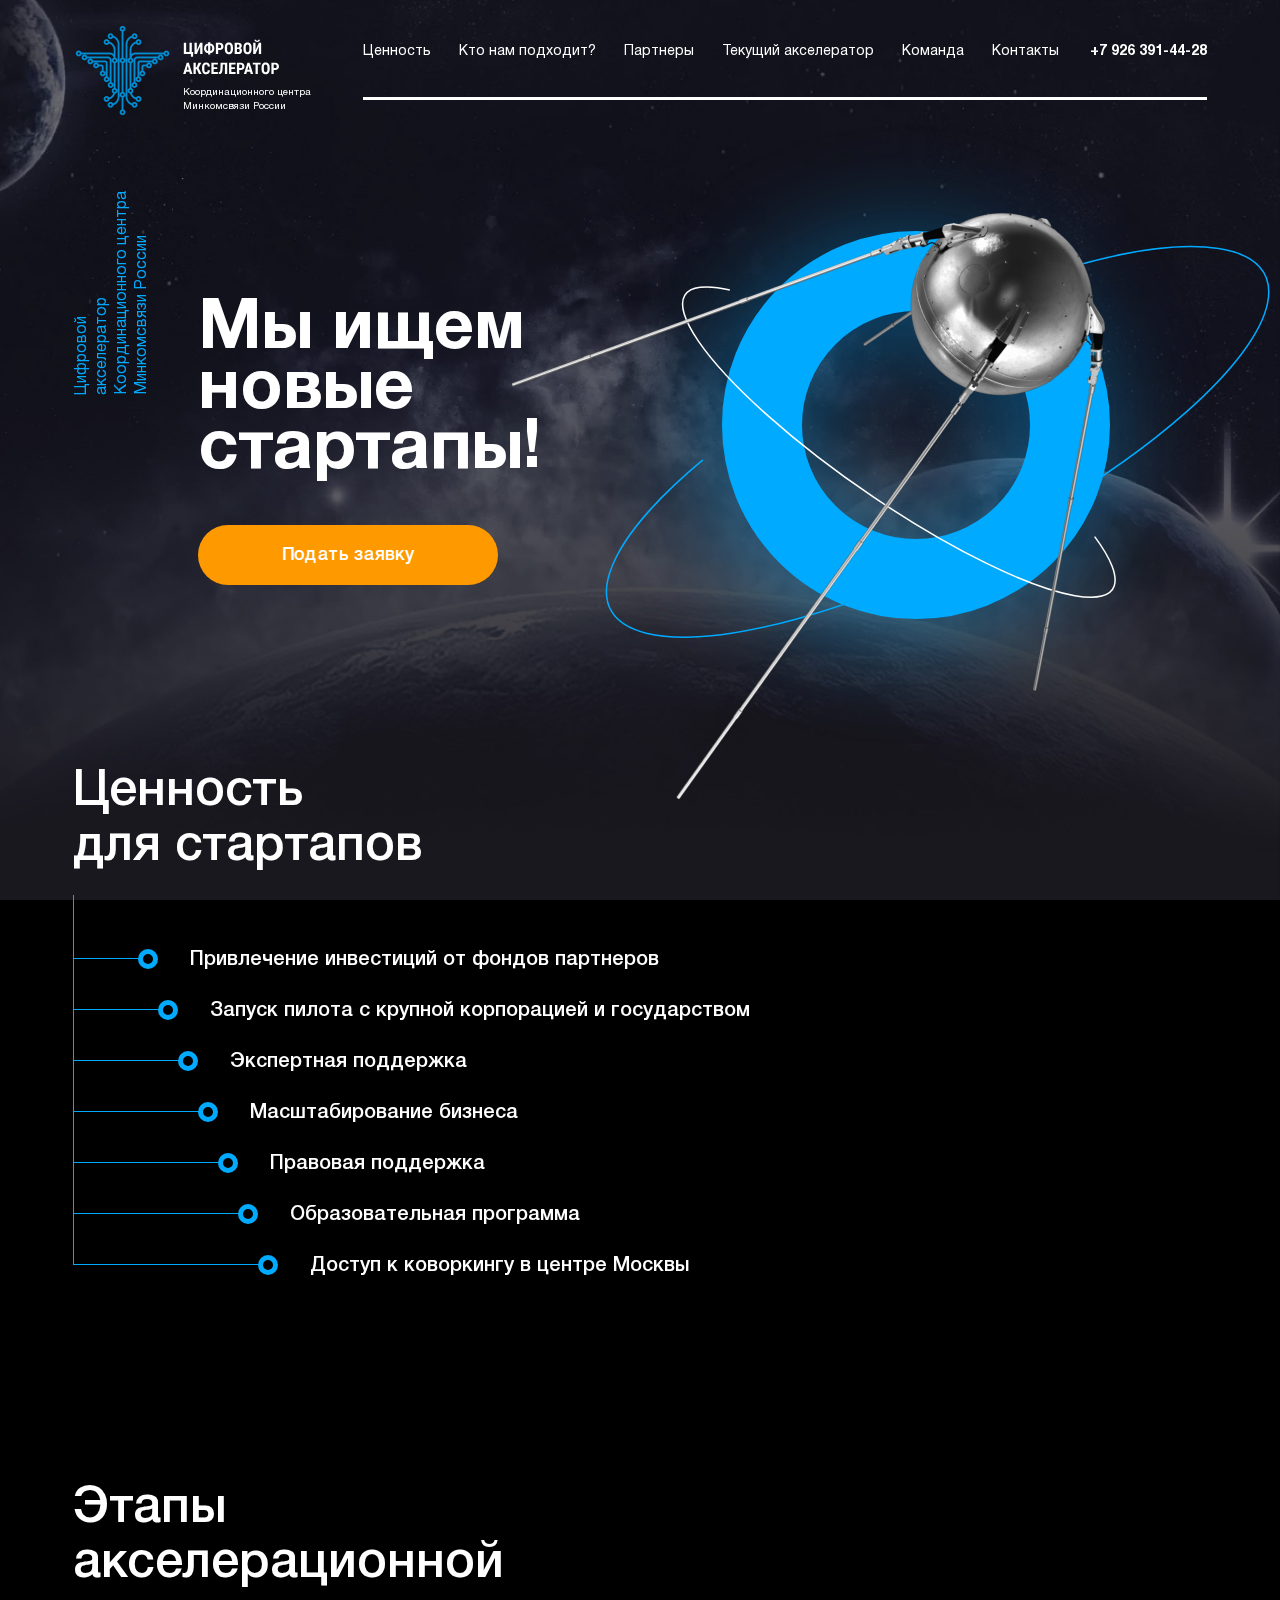
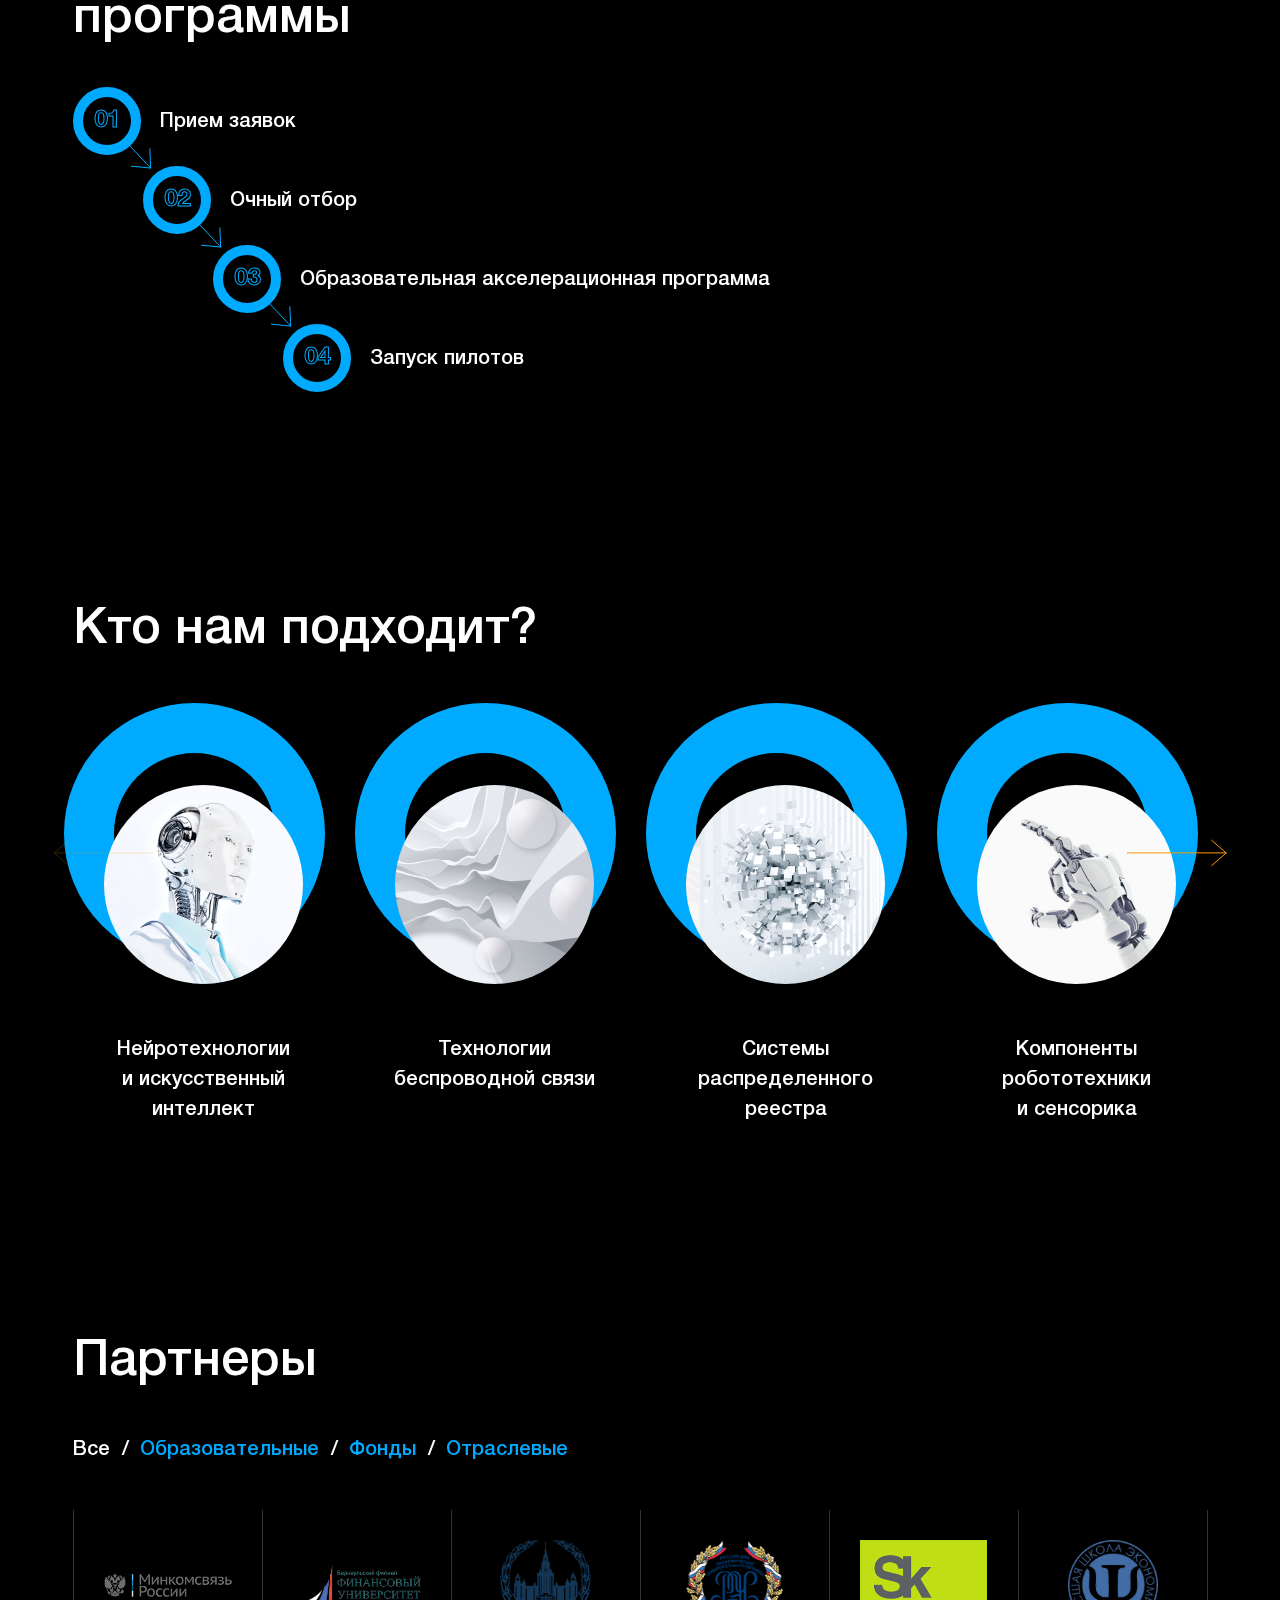
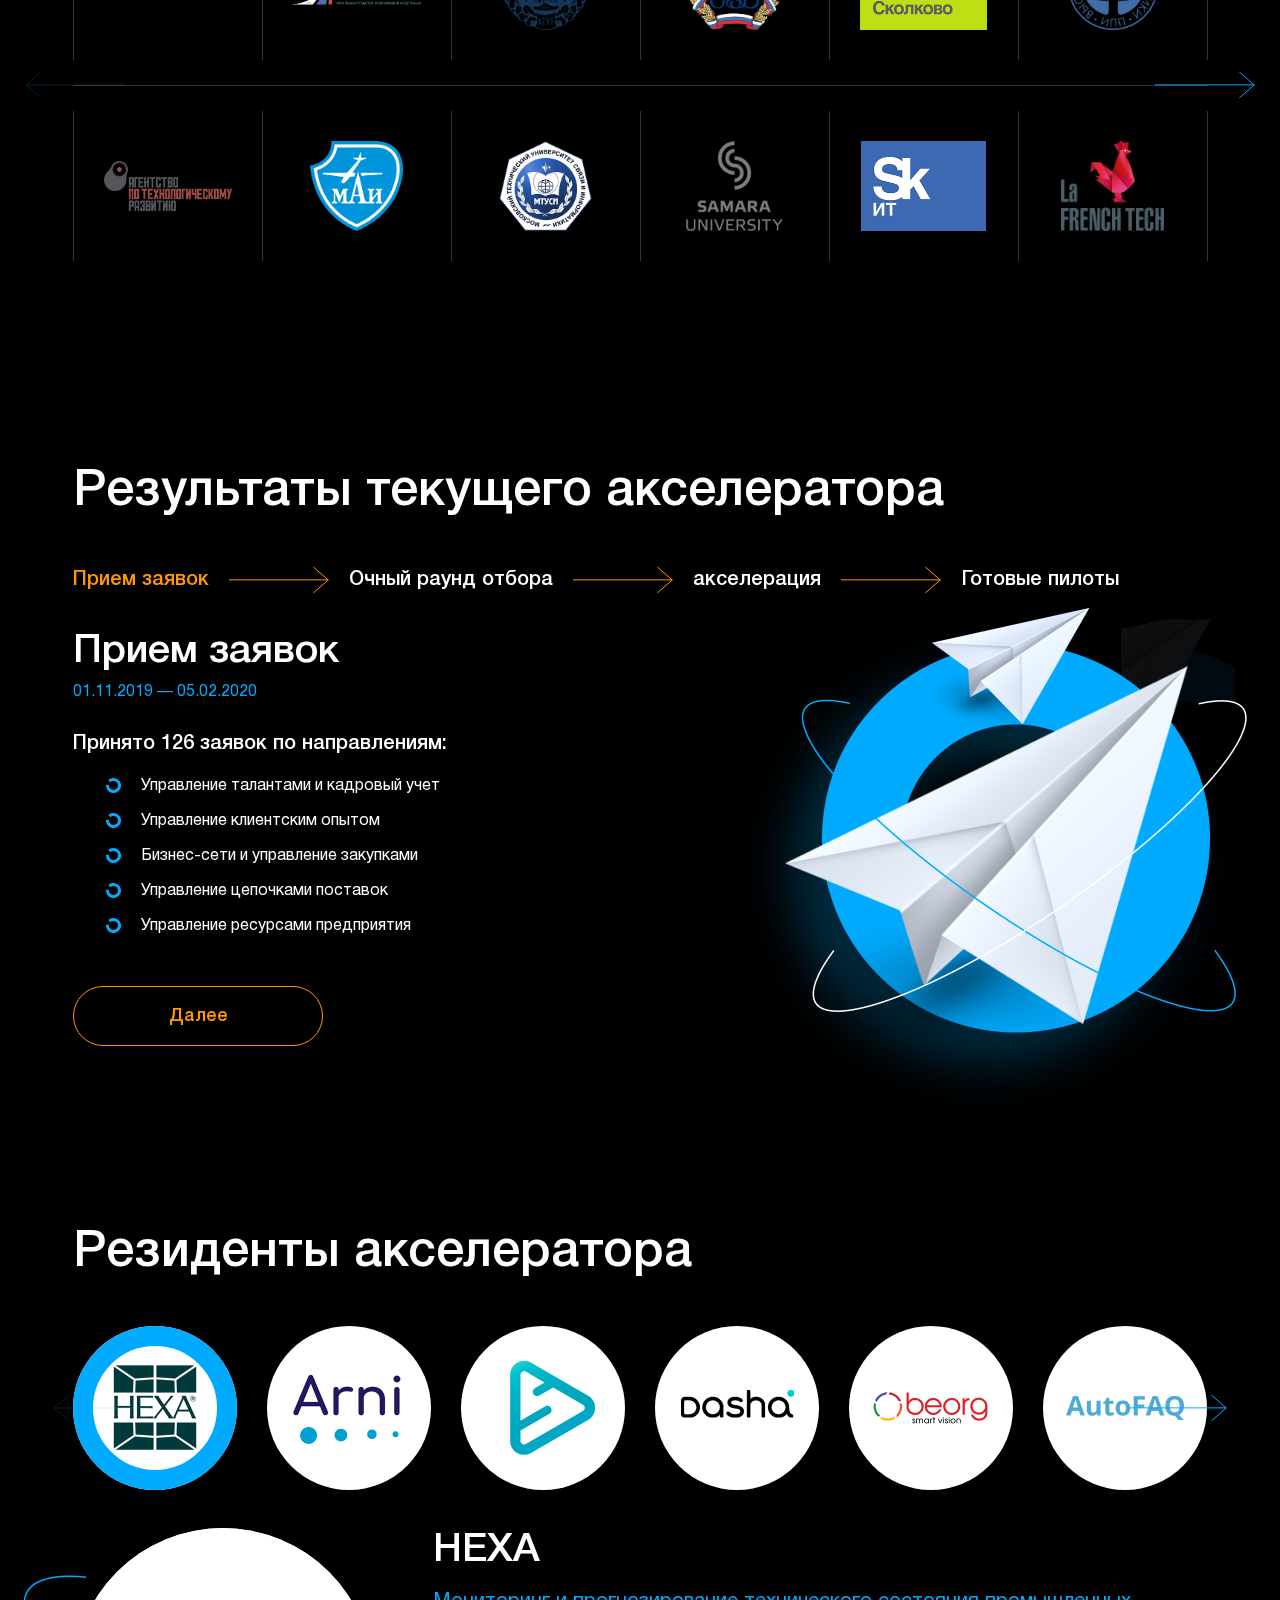
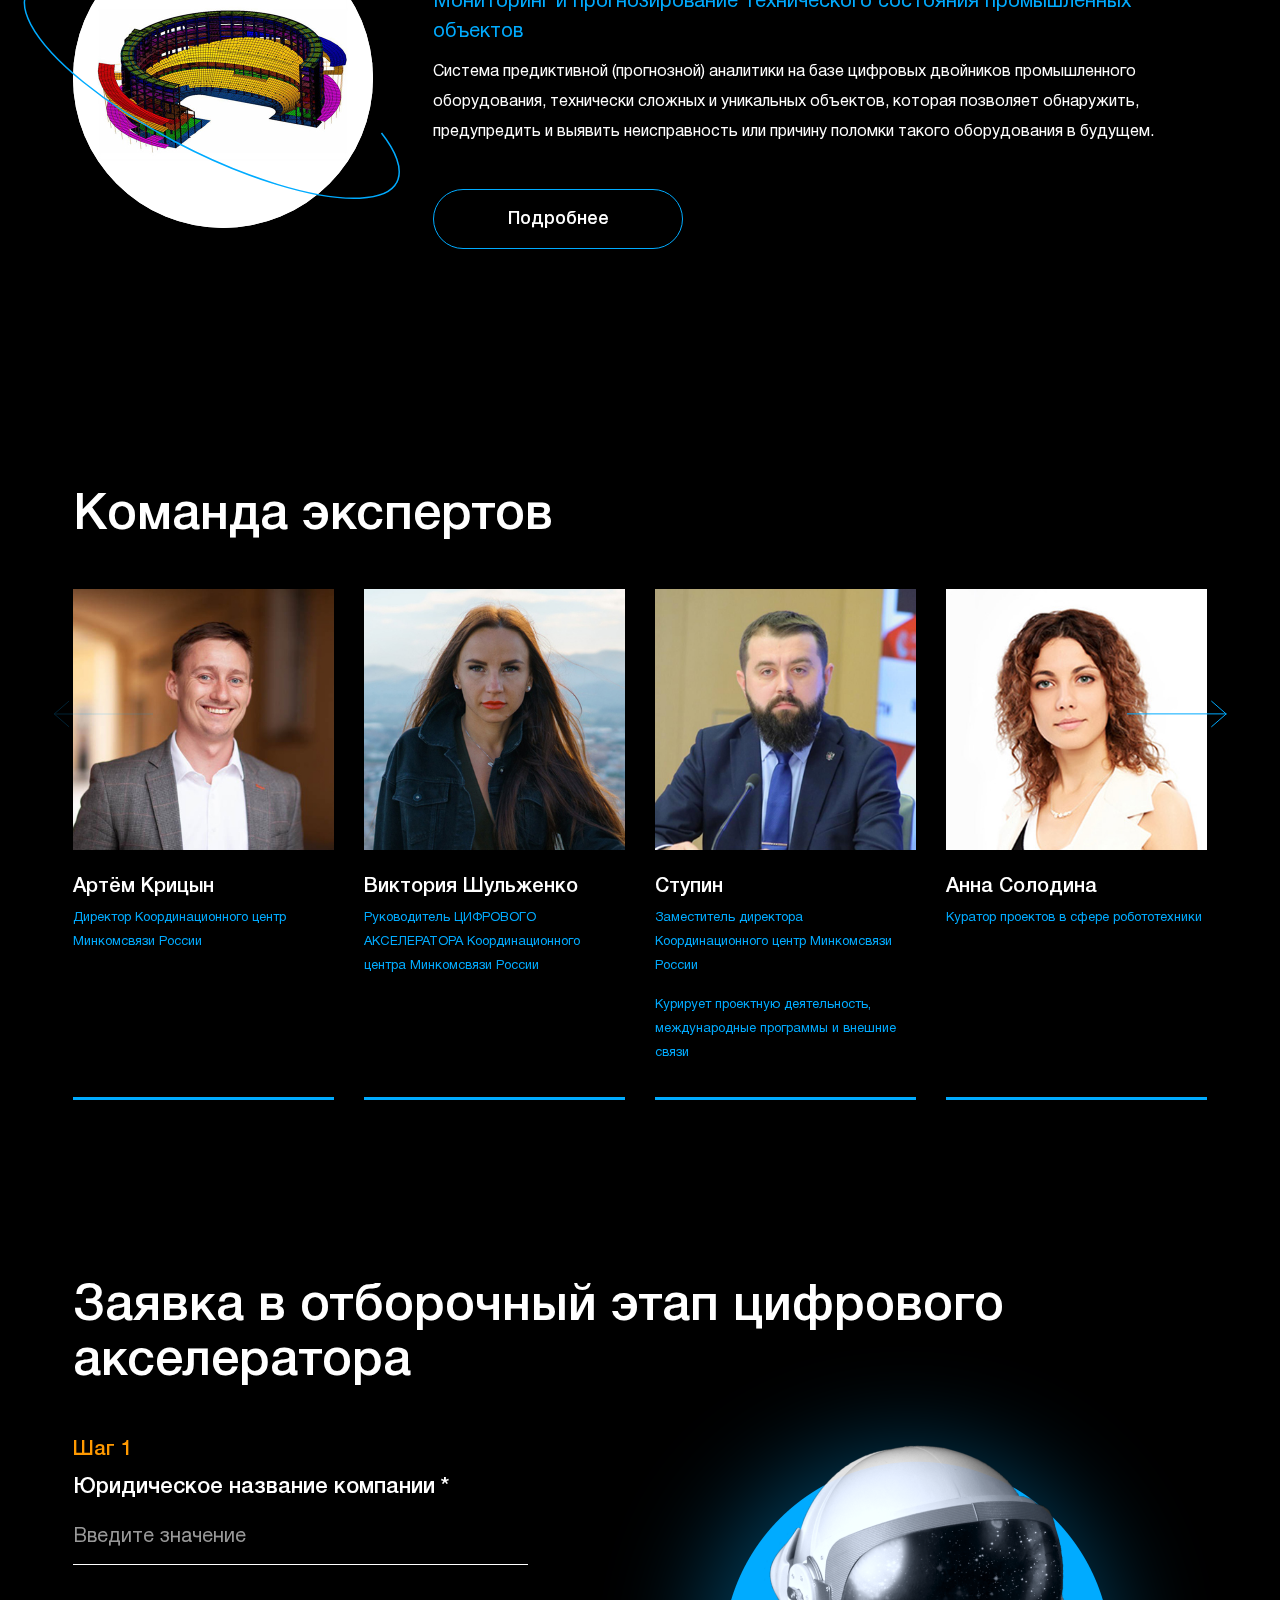
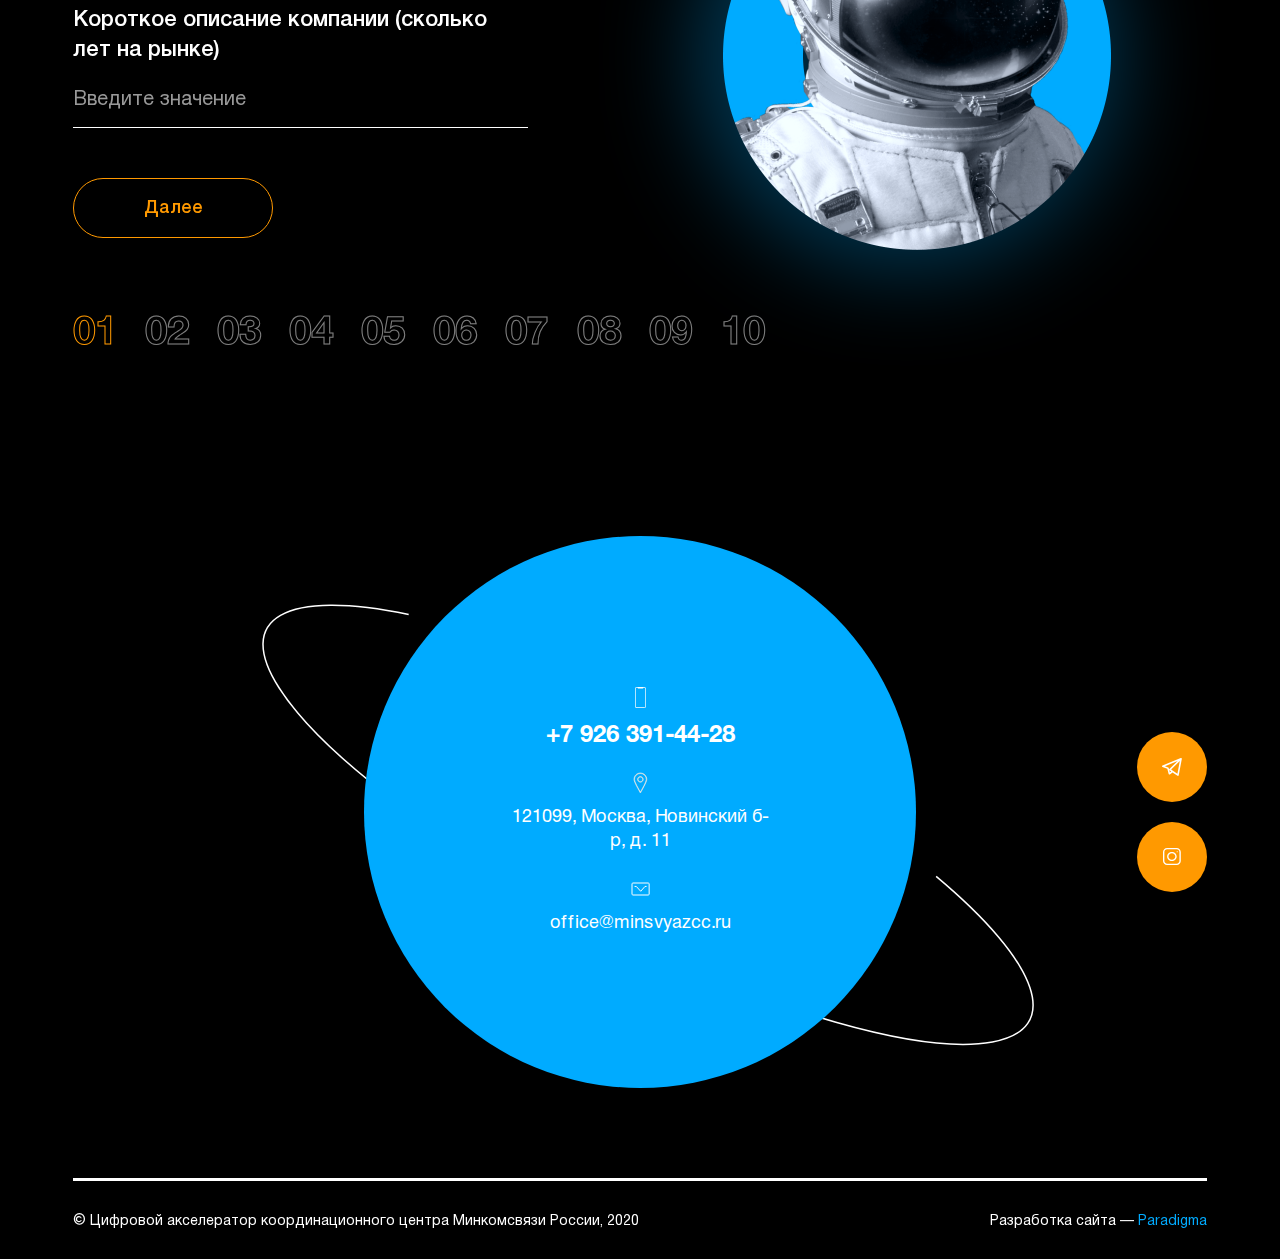
<file: index.html>
<!DOCTYPE html>
<html lang="ru">
  <head>
    <meta charset="utf-8">
    <meta name="viewport" content="width=device-width,initial-scale=1">
    <title>Цифровой акселератор</title>
    <link rel="icon" type="image/png" href="icon-16.png" sizes="16x16">
    <link rel="icon" type="image/png" href="icon-32.png" sizes="32x32">
    <link rel="stylesheet" href="js/bootstrap/css/bootstrap.css">
    <link rel="stylesheet" href="css/bootstrap-select.min.css">
    <link rel="stylesheet" href="css/slick.css">
    <link rel="stylesheet" href="js/fancybox/jquery.fancybox.min.css">
    <link rel="stylesheet" href="js/bootstrap-fileinput/css/fileinput.min.css">
    <link rel="stylesheet" href="css/main.css">
    <link rel="stylesheet" href="css/responsive.css">
    <link rel="stylesheet" href="css/animations.css">
  </head>
  <body>
    <ul class="page-nav"></ul>
    <div class="over-wrapper">
      <div id="mobile-indicator"></div>
      <div id="sm-indicator"></div>
      <div class="page-bg" style="background-image: url(images/page-bg.jpg);"></div>
      <header>
        <div class="container">
          <div class="header-content">
            <div class="row">
              <div class="header-col-1">
                <div class="header-logo">
                  <div class="header-logo-pic"><img src="images/logo.png" alt="Цифровой акселератор"></div>
                  <div class="header-logo-text">
                    <div class="header-logo-text-ttl"><img src="images/logo-ttl.svg"></div>
                    <div class="header-logo-text-sub-ttl">
                      <p>Координационного центра Минкомсвязи России</p>
                    </div>
                  </div>
                </div>
              </div>
              <div class="header-col-2">
                <div class="header-col-2-content">
                  <div class="header-navbar-col">
                    <div class="navbar-trigger"><span></span><span></span><span></span></div>
                    <div class="navbar-wrapper">
                      <div class="navbar-wrapper-inner">
                        <div class="close"></div>
                        <ul class="nav navbar-nav">
                          <li><a href="#value"><span>Ценность</span></a></li>
                          <li><a href="#who"><span>Кто нам подходит?</span></a></li>
                          <li><a href="#partners"><span>Партнеры</span></a></li>
                          <li><a href="#accelerator"><span>Текущий акселератор</span></a></li>
                          <li><a href="#team"><span>Команда</span></a></li>
                          <li><a href="#contacts"><span>Контакты</span></a></li>
                        </ul>
                        <div class="d-block d-md-none">
                          <div class="header-phone-mob"><a href="tel:+7 926 391-44-28">+7 926 391-44-28</a></div>
                          <div class="messengers messengers-mob"><a class="messengers-item" href="#"><img src="images/ico-telegram.svg"></a><a class="messengers-item" href="#"><img src="images/ico-instagram.svg"></a></div>
                        </div>
                      </div>
                    </div>
                  </div>
                  <div class="header-phone-col">
                    <div class="header-phone"><a href="tel:+7 926 391-44-28">+7 926 391-44-28</a></div>
                  </div>
                </div>
              </div>
            </div>
          </div>
        </div>
      </header>
      <main>
        <div class="page-wrapper">
          <!-- Верхний блок-->
          <div class="section section-top sticky-start">
            <div class="container">
              <div class="section-content">
                <div class="sticky-pic">
                  <div class="sticky-pic-inner">
                    <div class="sticky-obj sticky-pic-sputnik-1"><img src="images/sputnik.png"></div>
                    <div class="sticky-obj sticky-pic-sputnik-2"><img src="images/sputnik.png"></div>
                    <div class="sticky-obj sticky-pic-sputnik-3"><img src="images/sputnik.png"></div>
                    <div class="sticky-pic-sputnik"><img src="images/sputnik.png"></div>
                    <div class="sticky-obj sticky-circle-1-shadow"></div>
                    <div class="sticky-obj sticky-circle-1"></div>
                    <div class="sticky-obj sticky-circle-2"></div>
                    <div class="sticky-obj sticky-circle-3"></div>
                    <div class="sticky-obj sticky-orbit-1"><img src="images/sticky-orbit-1.svg"></div>
                    <div class="sticky-obj sticky-orbit-2"><img src="images/sticky-orbit-2.svg"></div>
                    <div class="sticky-obj sticky-orbit-3"><img src="images/sticky-orbit-3.svg"></div>
                    <div class="sticky-obj sticky-orbit-4"><img src="images/sticky-orbit-4.svg"></div>
                  </div>
                </div>
                <div class="row">
                  <div class="section-top-descr">
                    <div class="section-top-ttl">
                      <div class="cont">
                        <p>Цифровой<br>акселератор<br>Координационного центра<br>Минкомсвязи России</p>
                      </div>
                    </div>
                    <h1>Мы ищем новые стартапы!</h1>
                    <div class="section-top-button"><a class="btn btn-1" href="#quiz">Подать заявку</a></div>
                  </div>
                </div>
              </div>
            </div>
          </div>
          <!-- Верхний блок END-->
          <!-- Ценность-->
          <div class="section section-value">
            <div class="container">
              <div class="section-content"><a name="value"></a>
                <div class="section-header">
                  <h2>Ценность для&nbsp;стартапов</h2>
                </div>
                <div class="section-value-descr">
                  <ul class="value-list">
                    <li>
                      <div class="cont">Привлечение инвестиций от&nbsp;фондов партнеров</div>
                    </li>
                    <li>
                      <div class="cont">Запуск пилота с&nbsp;крупной корпорацией и&nbsp;государством</div>
                    </li>
                    <li>
                      <div class="cont">Экспертная поддержка</div>
                    </li>
                    <li>
                      <div class="cont">Масштабирование бизнеса</div>
                    </li>
                    <li>
                      <div class="cont">Правовая поддержка</div>
                    </li>
                    <li>
                      <div class="cont">Образовательная программа</div>
                    </li>
                    <li>
                      <div class="cont">Доступ к коворкингу в центре Москвы</div>
                    </li>
                  </ul>
                </div>
              </div>
            </div>
          </div>
          <!-- Ценность	END-->
          <!-- Этапы-->
          <div class="section section-stages">
            <div class="container">
              <div class="section-content">
                <div class="section-header">
                  <h2>Этапы акселерационной программы</h2>
                </div>
                <div class="section-stages-descr">
                  <ol class="stages-list">
                    <li>Прием заявок</li>
                    <li>Очный отбор</li>
                    <li>Образовательная акселерационная программа</li>
                    <li>Запуск пилотов</li>
                  </ol>
                </div>
              </div>
            </div>
          </div>
          <!-- Этапы END-->
          <!-- Кто нам подходит-->
          <div class="section section-who">
            <div class="container">
              <div class="section-content"><a name="who"></a>
                <div class="section-header">
                  <h2>Кто нам подходит?</h2>
                </div>
                <div class="slider-wrapper who-slider-wrapper">
                  <div class="who-slider">
                    <div class="slide"><a class="who-tmb" href="#" data-toggle="modal" data-target="#whoModal" data-url="load/who-1.html">
                        <div class="who-tmb-pic"><img src="files/who-1.jpg"></div>
                        <div class="who-tmb-descr">
                          <h3>Нейротехнологии и&nbsp;искусственный интеллект</h3>
                        </div></a></div>
                    <div class="slide"><a class="who-tmb" href="#" data-toggle="modal" data-target="#whoModal" data-url="load/who-2.html">
                        <div class="who-tmb-pic"><img src="files/who-2.jpg"></div>
                        <div class="who-tmb-descr">
                          <h3>Технологии беспроводной связи</h3>
                        </div></a></div>
                    <div class="slide"><a class="who-tmb" href="#" data-toggle="modal" data-target="#whoModal" data-url="load/who-3.html">
                        <div class="who-tmb-pic"><img src="files/who-3.jpg"></div>
                        <div class="who-tmb-descr">
                          <h3>Системы распределенного реестра</h3>
                        </div></a></div>
                    <div class="slide"><a class="who-tmb" href="#" data-toggle="modal" data-target="#whoModal" data-url="load/who-4.html">
                        <div class="who-tmb-pic"><img src="files/who-4.jpg"></div>
                        <div class="who-tmb-descr">
                          <h3>Компоненты робототехники и&nbsp;сенсорика</h3>
                        </div></a></div>
                    <div class="slide"><a class="who-tmb" href="#" data-toggle="modal" data-target="#whoModal" data-url="load/who-5.html">
                        <div class="who-tmb-pic"><img src="files/who-5.jpg"></div>
                        <div class="who-tmb-descr">
                          <h3>Технологии виртуальной и дополненной реальности</h3>
                        </div></a></div>
                    <div class="slide"><a class="who-tmb" href="#" data-toggle="modal" data-target="#whoModal" data-url="load/who-6.html">
                        <div class="who-tmb-pic"><img src="files/who-6.jpg"></div>
                        <div class="who-tmb-descr">
                          <h3>Квантовые технологии</h3>
                        </div></a></div>
                  </div>
                </div>
              </div>
            </div>
          </div>
          <!-- Кто нам подходит	END-->
          <!-- Партнеры-->
          <div class="section section-partners sticky-stop">
            <div class="container">
              <div class="section-content"><a name="partners"></a>
                <div class="section-header">
                  <h2>Партнеры</h2>
                </div>
                <div class="partners-tabs-wrapper">
                  <ul class="partners-tabs">
                    <li class="active" data-cat="all"><span>Все</span></li>
                    <li data-cat="education"><span>Образовательные</span></li>
                    <li data-cat="funds"><span>Фонды</span></li>
                    <li data-cat="info"><span>Отраслевые</span></li>
                  </ul>
                </div>
                <div class="slider-wrapper partners-slider-wrapper">
                  <div class="partners-slider">
                    <div class="slide" data-cat="info">
                      <div class="partner-tmb">
                        <div class="partner-tmb-pic"><img src="files/logo-mincom.png"></div>
                      </div>
                    </div>
                    <div class="slide" data-cat="education, info">
                      <div class="partner-tmb">
                        <div class="partner-tmb-pic"><img src="files/logo-atr.png"></div>
                      </div>
                    </div>
                    <div class="slide" data-cat="education">
                      <div class="partner-tmb">
                        <div class="partner-tmb-pic"><img src="files/logo-fin.png"></div>
                      </div>
                    </div>
                    <div class="slide" data-cat="education">
                      <div class="partner-tmb">
                        <div class="partner-tmb-pic"><img src="files/logo-mai.png"></div>
                      </div>
                    </div>
                    <div class="slide" data-cat="education">
                      <div class="partner-tmb">
                        <div class="partner-tmb-pic"><img src="files/logo-mgu.png"></div>
                      </div>
                    </div>
                    <div class="slide" data-cat="education">
                      <div class="partner-tmb">
                        <div class="partner-tmb-pic"><img src="files/logo-mtusi.png"></div>
                      </div>
                    </div>
                    <div class="slide" data-cat="education">
                      <div class="partner-tmb">
                        <div class="partner-tmb-pic"><img src="files/logo-pleh.png"></div>
                      </div>
                    </div>
                    <div class="slide" data-cat="education">
                      <div class="partner-tmb">
                        <div class="partner-tmb-pic"><img src="files/logo-samara.png"></div>
                      </div>
                    </div>
                    <div class="slide" data-cat="funds">
                      <div class="partner-tmb">
                        <div class="partner-tmb-pic"><img src="files/logo-skolkovo.png"></div>
                      </div>
                    </div>
                    <div class="slide" data-cat="education">
                      <div class="partner-tmb">
                        <div class="partner-tmb-pic"><img src="files/logo-skolkovo-it.png"></div>
                      </div>
                    </div>
                    <div class="slide" data-cat="education">
                      <div class="partner-tmb">
                        <div class="partner-tmb-pic"><img src="files/logo-vse.png"></div>
                      </div>
                    </div>
                    <div class="slide" data-cat="funds">
                      <div class="partner-tmb">
                        <div class="partner-tmb-pic"><img src="files/logo-french.png"></div>
                      </div>
                    </div>
                    <div class="slide" data-cat="funds">
                      <div class="partner-tmb">
                        <div class="partner-tmb-pic"><img src="files/logo-fsi.png"></div>
                      </div>
                    </div>
                    <div class="slide" data-cat="funds">
                      <div class="partner-tmb">
                        <div class="partner-tmb-pic"><img src="files/logo-rfrit.png"></div>
                      </div>
                    </div>
                    <div class="slide" data-cat="info">
                      <div class="partner-tmb">
                        <div class="partner-tmb-pic"><img src="files/logo-asi.png"></div>
                      </div>
                    </div>
                    <div class="slide" data-cat="info">
                      <div class="partner-tmb">
                        <div class="partner-tmb-pic"><img src="files/logo-eoes.png"></div>
                      </div>
                    </div>
                    <div class="slide" data-cat="info">
                      <div class="partner-tmb">
                        <div class="partner-tmb-pic"><img src="files/logo-huawei.png"></div>
                      </div>
                    </div>
                    <div class="slide" data-cat="info">
                      <div class="partner-tmb">
                        <div class="partner-tmb-pic"><img src="files/logo-microsoft.png"></div>
                      </div>
                    </div>
                    <div class="slide" data-cat="info">
                      <div class="partner-tmb">
                        <div class="partner-tmb-pic"><img src="files/logo-moniki.png"></div>
                      </div>
                    </div>
                    <div class="slide" data-cat="info">
                      <div class="partner-tmb">
                        <div class="partner-tmb-pic"><img src="files/logo-rvk.png"></div>
                      </div>
                    </div>
                    <div class="slide" data-cat="info">
                      <div class="partner-tmb">
                        <div class="partner-tmb-pic"><img src="files/logo-sap.png"></div>
                      </div>
                    </div>
                    <div class="slide" data-cat="info">
                      <div class="partner-tmb">
                        <div class="partner-tmb-pic"><img src="files/logo-sennheiser.png"></div>
                      </div>
                    </div>
                  </div>
                </div>
              </div>
            </div>
          </div>
          <!-- Партнеры	END-->
          <!-- Текущий акселератор-->
          <div class="section section-accelerator">
            <div class="container">
              <div class="section-content"><a name="accelerator"></a>
                <div class="section-header">
                  <h2>Результаты текущего акселератора</h2>
                </div>
                <div class="acc-wrapper">
                  <ul class="acc-nav">
                    <li class="active" data-index="1"><span>Прием заявок</span></li>
                    <li data-index="2"><span>Очный раунд отбора</span></li>
                    <li data-index="3"><span>акселерация</span></li>
                    <li data-index="4"><span>Готовые пилоты</span></li>
                  </ul>
                  <div class="acc-slider-wrapper">
                    <div class="acc-slider">
                      <div class="slide">
                        <div class="acc-item">
                          <div class="row">
                            <div class="acc-item-descr">
                              <h3>Прием заявок</h3>
                              <div class="acc-item-date">
                                <p>01.11.2019 — 05.02.2020</p>
                              </div>
                              <div class="acc-text">
                                <div class="row">
                                  <div class="col-12">
                                    <h4>Принято 126 заявок по&nbsp;направлениям:</h4>
                                    <ul class="acc-list">
                                      <li>Управление талантами и&nbsp;кадровый учет</li>
                                      <li>Управление клиентским опытом</li>
                                      <li>Бизнес-сети и&nbsp;управление закупками</li>
                                      <li>Управление цепочками поставок</li>
                                      <li>Управление ресурсами предприятия</li>
                                    </ul>
                                  </div>
                                </div>
                              </div>
                              <div class="acc-button">
                                <div class="btn btn-2">Далее</div>
                              </div>
                            </div>
                            <div class="acc-item-pic">
                              <div class="acc-item-pic-inner"><img src="images/acc-1.png"></div>
                            </div>
                          </div>
                        </div>
                      </div>
                      <div class="slide">
                        <div class="acc-item">
                          <div class="row">
                            <div class="acc-item-descr">
                              <h3>Очный раунд отбора</h3>
                              <div class="acc-item-date">
                                <p>01.11.2019 — 05.02.2020</p>
                              </div>
                              <div class="acc-text">
                                <div class="row">
                                  <div class="col-12 col-lg-6">
                                    <h4>З0 компаний выбраны экспертами</h4>
                                    <ul class="acc-list">
                                      <li>20&nbsp;экспертов SAP</li>
                                      <li>5&nbsp;экспертов КЦ&nbsp;Минкомсвязи</li>
                                      <li>5&nbsp;экспертов фонда Сколково</li>
                                    </ul>
                                  </div>
                                  <div class="col-12 col-lg-6">
                                    <h4>Работа команд с&nbsp;экспертами</h4>
                                    <ul class="acc-list">
                                      <li>Питч-сессии</li>
                                      <li>Менторские встречи</li>
                                      <li>Индивидуальные образовательные программы</li>
                                      <li>Дорожная карта</li>
                                    </ul>
                                  </div>
                                </div>
                              </div>
                              <div class="acc-button">
                                <div class="btn btn-back"></div>
                                <div class="btn btn-2">Далее</div>
                              </div>
                            </div>
                            <div class="acc-item-pic">
                              <div class="acc-item-pic-inner"><img src="images/acc-2.png"></div>
                            </div>
                          </div>
                        </div>
                      </div>
                      <div class="slide">
                        <div class="acc-item">
                          <div class="row">
                            <div class="acc-item-descr">
                              <h3>Акселерация</h3>
                              <div class="acc-item-date">
                                <p>01.11.2019 — 05.02.2020</p>
                              </div>
                              <div class="acc-text">
                                <h4>10 резидентов акселератора</h4>
                                <div class="row">
                                  <div class="col-12 col-lg-6">
                                    <ul class="acc-list">
                                      <li>Cerevrum</li>
                                      <li>StartExam</li>
                                      <li>Цифровые двойники и&nbsp;предиктивная аналитика</li>
                                      <li>Itorum</li>
                                      <li>AutoFAQ&nbsp;ai</li>
                                    </ul>
                                  </div>
                                  <div class="col-12 col-lg-6">
                                    <ul class="acc-list">
                                      <li>Cybertronica</li>
                                      <li>Dasha Platform</li>
                                      <li>ARNI io</li>
                                      <li>Beorg Smart Vision</li>
                                      <li>CERA Retail Analytics</li>
                                    </ul>
                                  </div>
                                </div>
                              </div>
                              <div class="acc-button">
                                <div class="btn btn-back"></div>
                                <div class="btn btn-2">Далее</div>
                              </div>
                            </div>
                            <div class="acc-item-pic">
                              <div class="acc-item-pic-inner"><img src="images/acc-3.png"></div>
                            </div>
                          </div>
                        </div>
                      </div>
                      <div class="slide">
                        <div class="acc-item">
                          <div class="row">
                            <div class="acc-item-descr">
                              <h3>Готовые пилоты</h3>
                              <div class="acc-item-date">
                                <p>01.11.2019 — 01.10.2020</p>
                              </div>
                              <div class="acc-text">
                                <div class="acc-final">
                                  <h4>3-5 запущенных пилотов.<br>Партнеры акселератора Sap и&nbsp;Сколково&nbsp;IT</h4>
                                </div>
                                <ul class="acc-partners">
                                  <li><a href="#"><img src="files/acc-partner-1.png" width="168"></a></li>
                                  <li><a href="#"><img src="files/acc-partner-2.png" width="158"></a></li>
                                </ul>
                              </div>
                              <div class="acc-button">
                                <div class="btn btn-back"></div>
                              </div>
                            </div>
                            <div class="acc-item-pic">
                              <div class="acc-item-pic-inner"><img src="images/acc-4.png"></div>
                            </div>
                          </div>
                        </div>
                      </div>
                    </div>
                  </div>
                </div>
              </div>
            </div>
          </div>
          <!-- Текущий акселератор	END-->
          <!-- Резиденты-->
          <div class="section section-residents">
            <div class="container">
              <div class="section-content">
                <div class="section-header">
                  <h2>Резиденты акселератора</h2>
                </div>
                <div class="residents-wrapper">
                  <div class="slider-wrapper residents-nav-wrapper">
                    <div class="residents-nav">
                      <div class="slide">
                        <div class="residents-nav-tmb active"><img src="files/logo-resident-hexa.png"></div>
                      </div>
                      <div class="slide">
                        <div class="residents-nav-tmb"><img src="files/logo-resident-arni.png"></div>
                      </div>
                      <div class="slide">
                        <div class="residents-nav-tmb"><img src="files/logo-resident-startexam.png"></div>
                      </div>
                      <div class="slide">
                        <div class="residents-nav-tmb"><img src="files/logo-resident-dasha.png"></div>
                      </div>
                      <div class="slide">
                        <div class="residents-nav-tmb"><img src="files/logo-resident-beorg.png"></div>
                      </div>
                      <div class="slide">
                        <div class="residents-nav-tmb"><img src="files/logo-resident-autofaq.png"></div>
                      </div>
                      <div class="slide">
                        <div class="residents-nav-tmb"><img src="files/logo-resident-cerevrum.png"></div>
                      </div>
                    </div>
                  </div>
                  <div class="residents-slider-wrapper">
                    <div class="residents-slider">
                      <div class="slide">
                        <div class="resident-item">
                          <div class="resident-item-pic">
                            <div class="resident-item-pic-inner"><img src="files/resident-hexa.jpg"></div>
                          </div>
                          <div class="resident-item-descr">
                            <h3>HEXA</h3>
                            <h4>Мониторинг и&nbsp;прогнозирование технического состояния промышленных объектов</h4>
                            <p>Система предиктивной (прогнозной) аналитики на&nbsp;базе цифровых двойников промышленного оборудования, технически сложных и&nbsp;уникальных объектов, которая позволяет обнаружить, предупредить и&nbsp;выявить неисправность или причину поломки такого оборудования в&nbsp;будущем.</p>
                            <div class="resident-item-button"><a class="btn btn-3" href="#" data-toggle="modal" data-target="#residentModal" data-url="load/resident-1.html">Подробнее</a></div>
                          </div>
                        </div>
                      </div>
                      <div class="slide">
                        <div class="resident-item">
                          <div class="resident-item-pic">
                            <div class="resident-item-pic-inner"><img src="files/resident-arni.jpg"></div>
                          </div>
                          <div class="resident-item-descr">
                            <h3>ARNI</h3>
                            <h4>Разговорный искусственный интеллект для бизнеса</h4>
                            <p>Разговорный искусственный интеллект с&nbsp;системой умного поиска, который общается как человек, а&nbsp;не&nbsp;чат-бот по&nbsp;телефону, на&nbsp;сайте и&nbsp;в&nbsp;социальных сетях 24/7. Разговорный искусственный интеллект для компаний, разрабатывающих умные колонки, внедряющих голосовых ассистентов и&nbsp;чат-боты.</p>
                            <div class="resident-item-button"><a class="btn btn-3" href="#" data-toggle="modal" data-target="#residentModal" data-url="load/resident-2.html">Подробнее</a></div>
                          </div>
                        </div>
                      </div>
                      <div class="slide">
                        <div class="resident-item">
                          <div class="resident-item-pic">
                            <div class="resident-item-pic-inner"><img src="files/resident-startexam.jpg"></div>
                          </div>
                          <div class="resident-item-descr">
                            <h3>StartExam</h3>
                            <h4>Платформа для тестирования и&nbsp;оценки персонала</h4>
                            <p>HR-система тестирования персонала StartExam помогает оцифровать личный или командный потенциал, найти точки роста и&nbsp;оценить людей и&nbsp;их&nbsp;знания (hard skills), навыки (soft skills), личностные качества и&nbsp;&laquo;слепые зоны&raquo;. StartExam&nbsp;&mdash; самая мощная и&nbsp;технологичная в&nbsp;России HR-система для тестирования персонала.</p>
                            <div class="resident-item-button"><a class="btn btn-3" href="#" data-toggle="modal" data-target="#residentModal" data-url="load/resident-3.html">Подробнее</a></div>
                          </div>
                        </div>
                      </div>
                      <div class="slide">
                        <div class="resident-item">
                          <div class="resident-item-pic">
                            <div class="resident-item-pic-inner"><img src="files/resident-dasha.jpg"></div>
                          </div>
                          <div class="resident-item-descr">
                            <h3>Dasha AI</h3>
                            <h4>Сокращаем расходы на&nbsp;персонал колл-центра на&nbsp;50% и&nbsp;более</h4>
                            <p>Dasha AI&nbsp;&mdash; это разговорный голосовой&nbsp;ИИ, который звучит, как человек: 98% пользователей не&nbsp;понимают, что разговаривают с&nbsp;роботом. Естественность речи, скорость обработки реплик собеседника и&nbsp;быстрота отклика позволяют &laquo;Даше&raquo; автоматизировать любые бизнес-задачи, связанные с&nbsp;устным общением.</p>
                            <div class="resident-item-button"><a class="btn btn-3" href="#" data-toggle="modal" data-target="#residentModal" data-url="load/resident-4.html">Подробнее</a></div>
                          </div>
                        </div>
                      </div>
                      <div class="slide">
                        <div class="resident-item">
                          <div class="resident-item-pic">
                            <div class="resident-item-pic-inner"><img src="files/resident-beorg.jpg"></div>
                          </div>
                          <div class="resident-item-descr">
                            <h3>Биорг</h3>
                            <h4>Распознаём документы и&nbsp;оцифровываем изображения в&nbsp;корпоративных бизнес-процессах</h4>
                            <p>Российский разработчик интеллектуальных систем на&nbsp;базе нейронных сетей и&nbsp;машинного обучения, которые позволяют распознавать самые сложные объекты и&nbsp;данные, включая рукописный текст на&nbsp;различных языках. C&nbsp;помощью ключевой разработки компании&nbsp;&mdash; платформы Beorg Smart Vision, и&nbsp;краудсорсингового сервиса, насчитывающего более 55&nbsp;000&nbsp;операторов, за&nbsp;2019 год обработано более 30&nbsp;млн документов.</p>
                            <div class="resident-item-button"><a class="btn btn-3" href="#" data-toggle="modal" data-target="#residentModal" data-url="load/resident-5.html">Подробнее</a></div>
                          </div>
                        </div>
                      </div>
                      <div class="slide">
                        <div class="resident-item">
                          <div class="resident-item-pic">
                            <div class="resident-item-pic-inner"><img src="files/resident-autofaq.jpg"></div>
                          </div>
                          <div class="resident-item-descr">
                            <h3>AutoFAQ.ai</h3>
                            <h4>Умный контактный центр с&nbsp;искусственным интеллектом</h4>
                            <p>Омниканальная платформа для поддержки клиентов и&nbsp;сотрудников с&nbsp;возможностью роботизации на&nbsp;основе искусственного интеллекта и&nbsp;интеграциями во&nbsp;внутренние бизнес процессы. Внедрена в&nbsp;Райффайзен банке, Альфа банке, Дикси, Мегафоне и&nbsp;PwC. Обрабатывает более 4&nbsp;500&nbsp;000 запросов клиентов в&nbsp;месяц, в&nbsp;т.ч. SkyEng, 585&nbsp;золотой, МВидео, Фонд Сколково. С&nbsp;1&nbsp;июля 2019 года запустили роботизацию всей поддержки &laquo;1С&raquo; через партнерство с&nbsp;компанией &laquo;1С-Коннект&raquo;.</p>
                            <div class="resident-item-button"><a class="btn btn-3" href="#" data-toggle="modal" data-target="#residentModal" data-url="load/resident-6.html">Подробнее</a></div>
                          </div>
                        </div>
                      </div>
                      <div class="slide">
                        <div class="resident-item">
                          <div class="resident-item-pic">
                            <div class="resident-item-pic-inner"><img src="files/resident-cerevrum.jpg"></div>
                          </div>
                          <div class="resident-item-descr">
                            <h3>Cerevrum</h3>
                            <h4>VR обучение для лучших результатов бизнеса</h4>
                            <p>Российский лидер в&nbsp;области иммерсивного обучения персонала. Компания специализируется на&nbsp;создании обучающих VR/AR-симуляций, ориентированных на&nbsp;развитие и&nbsp;отработку навыков soft skills, а&nbsp;также на&nbsp;исследование когнитивных способностей человека. Клиентами Cerevrum являются X5&nbsp;Retail Group, Leroy Merlin, &laquo;Сургутнефтегаз&raquo;, &laquo;Ростелеком&raquo;, Yota.</p>
                            <div class="resident-item-button"><a class="btn btn-3" href="#" data-toggle="modal" data-target="#residentModal" data-url="load/resident-1.html">Подробнее</a></div>
                          </div>
                        </div>
                      </div>
                    </div>
                  </div>
                </div>
              </div>
            </div>
          </div>
          <!-- Резиденты	END-->
          <!-- Команда-->
          <div class="section section-">
            <div class="container">
              <div class="section-content"><a name="team"></a>
                <div class="section-header">
                  <h2>Команда экспертов</h2>
                </div>
                <div class="slider-wrapper team-slider-wrapper">
                  <div class="team-slider">
                    <div class="slide">
                      <div class="team-tmb">
                        <div class="team-tmb-pic"><img src="files/team-1.jpg"></div>
                        <div class="team-tmb-descr">
                          <div class="team-tmb-name">
                            <p>Артём Крицын</p>
                          </div>
                          <div class="team-tmb-post">
                            <p>Директор Координационного центр Минкомсвязи России</p>
                          </div>
                        </div>
                      </div>
                    </div>
                    <div class="slide">
                      <div class="team-tmb">
                        <div class="team-tmb-pic"><img src="files/team-2.jpg"></div>
                        <div class="team-tmb-descr">
                          <div class="team-tmb-name">
                            <p>Виктория Шульженко</p>
                          </div>
                          <div class="team-tmb-post">
                            <p>Руководитель ЦИФРОВОГО АКСЕЛЕРАТОРА Координационного центра Минкомсвязи России</p>
                          </div>
                        </div>
                      </div>
                    </div>
                    <div class="slide">
                      <div class="team-tmb">
                        <div class="team-tmb-pic"><img src="files/team-3.jpg"></div>
                        <div class="team-tmb-descr">
                          <div class="team-tmb-name">
                            <p>Ступин</p>
                          </div>
                          <div class="team-tmb-post">
                            <p>Заместитель директора Координационного центр Минкомсвязи России</p>
                            <p>Курирует проектную деятельность, международные программы и&nbsp;внешние связи</p>
                          </div>
                        </div>
                      </div>
                    </div>
                    <div class="slide">
                      <div class="team-tmb">
                        <div class="team-tmb-pic"><img src="files/team-4.jpg"></div>
                        <div class="team-tmb-descr">
                          <div class="team-tmb-name">
                            <p>Анна Солодина</p>
                          </div>
                          <div class="team-tmb-post">
                            <p>Куратор проектов в&nbsp;сфере робототехники</p>
                          </div>
                        </div>
                      </div>
                    </div>
                    <div class="slide">
                      <div class="team-tmb">
                        <div class="team-tmb-pic"><img src="files/team-5.jpg"></div>
                        <div class="team-tmb-descr">
                          <div class="team-tmb-name">
                            <p>Михаил Барсук</p>
                          </div>
                          <div class="team-tmb-post">
                            <p>Руководитель IT-службы</p>
                            <p>Эксперт в&nbsp;сфере информационных технологий и&nbsp;инфобезопасности</p>
                          </div>
                        </div>
                      </div>
                    </div>
                    <div class="slide">
                      <div class="team-tmb">
                        <div class="team-tmb-pic"><img src="files/team-6.jpg"></div>
                        <div class="team-tmb-descr">
                          <div class="team-tmb-name">
                            <p>Татьяна Воронова</p>
                          </div>
                          <div class="team-tmb-post">
                            <p>Пресс-служба</p>
                          </div>
                        </div>
                      </div>
                    </div>
                  </div>
                </div>
              </div>
            </div>
          </div>
          <!-- Команда	END-->
          <!-- Квиз-->
          <div class="section section-quiz">
            <div class="container">
              <div class="section-content"><a name="quiz"></a>
                <div class="section-header">
                  <h2>Заявка в&nbsp;отборочный этап  цифрового акселератора</h2>
                </div>
                <div class="row">
                  <div class="col-12 col-md-7 col-lg-5">
                    <div class="poll-wrapper">
                      <form class="form-alt poll-form" id="pollForm">
                        <div class="poll-form-step">
                          <div class="poll-step-content">
                            <div class="poll-step-content-inner">
                              <div class="poll-step-num">Шаг 1</div>
                              <div class="poll-question">
                                <div class="h3">Юридическое название компании <span class="req">*</span></div>
                                <div class="form-group form-group-alt">
                                  <label class="placeholder" for="poll_company">Введите значение</label>
                                  <input id="poll_company" type="text" name="poll_company" required>
                                </div>
                              </div>
                              <div class="poll-question">
                                <div class="h3">Короткое описание компании (сколько лет на&nbsp;рынке)</div>
                                <div class="form-group form-group-alt">
                                  <label class="placeholder" for="poll_company_descr">Введите значение</label>
                                  <textarea class="textarea-autogrow" id="poll_company_descr" name="poll_company_descr" rows="1"></textarea>
                                </div>
                              </div>
                              <div class="poll-form-nav">
                                <div class="btn btn-2 btn-forward"><span>Далее</span></div>
                              </div>
                            </div>
                          </div>
                        </div>
                        <div class="poll-form-step">
                          <div class="poll-step-content">
                            <div class="poll-step-content-inner">
                              <div class="poll-step-num">Шаг 2</div>
                              <div class="poll-question">
                                <div class="h3">В&nbsp;какой стране зарегистрирована компания <span class="req">*</span></div>
                                <div class="form-group form-group-alt">
                                  <label class="placeholder" for="poll_company_country">Введите значение</label>
                                  <input id="poll_company_country" type="text" name="poll_company_country" required>
                                </div>
                              </div>
                              <div class="poll-question">
                                <div class="h3">Ваше имя и&nbsp;должность в&nbsp;компании</div>
                                <div class="form-group form-group-alt">
                                  <label class="placeholder" for="poll_company_name">Введите значение</label>
                                  <input id="poll_company_name" type="text" name="poll_company_name">
                                </div>
                              </div>
                              <div class="poll-form-nav">
                                <div class="btn btn-back"></div>
                                <div class="btn btn-2 btn-forward"><span>Далее</span></div>
                              </div>
                            </div>
                          </div>
                        </div>
                        <div class="poll-form-step">
                          <div class="poll-step-content">
                            <div class="poll-step-content-inner">
                              <div class="poll-step-num">Шаг 3</div>
                              <div class="poll-question">
                                <div class="h3">Насколько продукт готов?</div>
                                <div class="form-radios">
                                  <div class="form-radio">
                                    <input id="poll_ready_1" type="radio" name="poll_ready" value="44" checked>
                                    <label for="poll_ready_1">Ничего нет</label>
                                  </div>
                                  <div class="form-radio">
                                    <input id="poll_ready_2" type="radio" name="poll_ready" value="46">
                                    <label for="poll_ready_2">У&nbsp;меня есть только идея</label>
                                  </div>
                                  <div class="form-radio">
                                    <input id="poll_ready_3" type="radio" name="poll_ready" value="48">
                                    <label for="poll_ready_3">В&nbsp;разработке (продукт не&nbsp;готов к&nbsp;продажам)</label>
                                  </div>
                                  <div class="form-radio">
                                    <input id="poll_ready_4" type="radio" name="poll_ready" value="50">
                                    <label for="poll_ready_4">Минимальная версия продукта (MVP) готова, продажи не&nbsp;начаты</label>
                                  </div>
                                  <div class="form-radio">
                                    <input id="poll_ready_5" type="radio" name="poll_ready" value="52">
                                    <label for="poll_ready_5">Продукт уже работает на&nbsp;каком-то количестве клиентов, но&nbsp;есть ручная составляющая, которую планируется автоматизировать</label>
                                  </div>
                                  <div class="form-radio">
                                    <input id="poll_ready_6" type="radio" name="poll_ready" value="54">
                                    <label for="poll_ready_6">Продукт готов, полностью выполняет заявленный функционал и&nbsp;способен выдержать большое количество клиентов/пользователей</label>
                                  </div>
                                  <div class="form-radio-text">
                                    <div class="form-radio">
                                      <input id="poll_ready_7" type="radio" name="poll_ready" value="other">
                                      <label for="poll_ready_7">Другое</label>
                                    </div>
                                    <div class="form-text">
                                      <div class="form-group form-group-alt form-group-other">
                                        <label class="placeholder" for="poll_ready_7_text">Введите значение</label>
                                        <input type="text" name="poll_ready_7_text" id="poll_ready_7_text">
                                      </div>
                                    </div>
                                  </div>
                                </div>
                              </div>
                              <div class="poll-form-nav">
                                <div class="btn btn-back"></div>
                                <div class="btn btn-2 btn-forward"><span>Далее</span></div>
                              </div>
                            </div>
                          </div>
                        </div>
                        <div class="poll-form-step">
                          <div class="poll-step-content">
                            <div class="poll-step-content-inner">
                              <div class="poll-step-num">Шаг 4</div>
                              <div class="poll-question">
                                <div class="h3">Сколько учредителей в&nbsp;компании (сколько из&nbsp;них иностранных)</div>
                                <div class="form-group form-group-alt">
                                  <label class="placeholder" for="poll_company_founders">Введите значение</label>
                                  <textarea class="textarea-autogrow" id="poll_company_founders" name="poll_company_founders" rows="1"></textarea>
                                </div>
                              </div>
                              <div class="poll-question">
                                <div class="h3">На&nbsp;какой рынок компания выйдет в&nbsp;ближайшие 3&nbsp;года? <span class="req">*</span></div>
                                <div class="form-group form-group-alt">
                                  <label class="placeholder" for="poll_company_market">Введите значение</label>
                                  <textarea class="textarea-autogrow" id="poll_company_market" name="poll_company_market" rows="1" required></textarea>
                                </div>
                              </div>
                              <div class="poll-form-nav">
                                <div class="btn btn-back"></div>
                                <div class="btn btn-2 btn-forward"><span>Далее</span></div>
                              </div>
                            </div>
                          </div>
                        </div>
                        <div class="poll-form-step">
                          <div class="poll-step-content">
                            <div class="poll-step-content-inner">
                              <div class="poll-step-num">Шаг 5</div>
                              <div class="poll-question">
                                <div class="h3">Акцент на&nbsp;привлечение какого финансирования ставится в&nbsp;вашей компании? Укажите цифры в&nbsp;ответе по&nbsp;приоритету, если: 1&nbsp;&mdash; смешанное финансирование, 2&nbsp;&mdash; частное (венчурное), 3&nbsp;&mdash; государственное, 4&nbsp;&mdash; коммерческое (банковское) <span class="req">*</span></div>
                                <div class="form-group form-group-alt">
                                  <label class="placeholder" for="poll_ready_7_finance">Введите значение</label>
                                  <input type="text" name="poll_ready_7_finance" id="poll_ready_7_finance">
                                </div>
                              </div>
                              <div class="poll-form-nav">
                                <div class="btn btn-back"></div>
                                <div class="btn btn-2 btn-forward"><span>Далее</span></div>
                              </div>
                            </div>
                          </div>
                        </div>
                        <div class="poll-form-step">
                          <div class="poll-step-content">
                            <div class="poll-step-content-inner">
                              <div class="poll-step-num">Шаг 6</div>
                              <div class="poll-question">
                                <div class="h3">Сумма и&nbsp;на&nbsp;что нужны деньги? <span class="req">*</span></div>
                                <div class="form-group form-group-alt">
                                  <label class="placeholder" for="poll_company_sum">Введите значение</label>
                                  <textarea class="textarea-autogrow" id="poll_company_sum" name="poll_company_sum" rows="1" required></textarea>
                                </div>
                              </div>
                              <div class="poll-question">
                                <div class="h3">Выручка компании по&nbsp;годам за&nbsp;3&nbsp;предыдущих года (2019,2018,2017)? (если есть) <span class="req">*</span></div>
                                <div class="form-group form-group-alt">
                                  <label class="placeholder" for="poll_company_income">Введите значение</label>
                                  <textarea class="textarea-autogrow" id="poll_company_income" name="poll_company_income" rows="1" required></textarea>
                                </div>
                              </div>
                              <div class="poll-form-nav">
                                <div class="btn btn-back"></div>
                                <div class="btn btn-2 btn-forward"><span>Далее</span></div>
                              </div>
                            </div>
                          </div>
                        </div>
                        <div class="poll-form-step">
                          <div class="poll-step-content">
                            <div class="poll-step-content-inner">
                              <div class="poll-step-num">Шаг 7</div>
                              <div class="poll-question">
                                <div class="h3">Чистая прибыль за&nbsp;предыдущие 2&nbsp;года <span class="req">*</span></div>
                                <div class="form-group form-group-alt">
                                  <label class="placeholder" for="poll_company_income_2">Введите значение</label>
                                  <input type="text" name="poll_company_income_2" id="poll_company_income_2" required>
                                </div>
                              </div>
                              <div class="poll-form-nav">
                                <div class="btn btn-back"></div>
                                <div class="btn btn-2 btn-forward"><span>Далее</span></div>
                              </div>
                            </div>
                          </div>
                        </div>
                        <div class="poll-form-step">
                          <div class="poll-step-content">
                            <div class="poll-step-content-inner">
                              <div class="poll-step-num">Шаг 8</div>
                              <div class="poll-question">
                                <div class="h3">Патенты в&nbsp;собственности у&nbsp;компании и&nbsp;патенты в&nbsp;авторстве у&nbsp;коллектива описать на&nbsp;основе каких технологий или решений получены. Коротко описать. <span class="req">*</span></div>
                                <div class="form-group form-group-alt">
                                  <label class="placeholder" for="poll_company_patents">Введите значение</label>
                                  <textarea class="textarea-autogrow" id="poll_company_patents" name="poll_company_patents" rows="1" required></textarea>
                                </div>
                              </div>
                              <div class="poll-question">
                                <div class="h3">Какие акселераторы уже пройдены (или в&nbsp;каких сейчас обучаетесь) <span class="req">*</span></div>
                                <div class="form-group form-group-alt">
                                  <label class="placeholder" for="poll_company_accelerators">Введите значение</label>
                                  <textarea class="textarea-autogrow" id="poll_company_accelerators" name="poll_company_accelerators" rows="1" required></textarea>
                                </div>
                              </div>
                              <div class="poll-form-nav">
                                <div class="btn btn-back"></div>
                                <div class="btn btn-2 btn-forward"><span>Далее</span></div>
                              </div>
                            </div>
                          </div>
                        </div>
                        <div class="poll-form-step">
                          <div class="poll-step-content">
                            <div class="poll-step-content-inner">
                              <div class="poll-step-num">Шаг 9</div>
                              <div class="poll-question">
                                <div class="h3">Добавьте ссылку на&nbsp;сайт стартапа или приложения, прикрепите презентацию и&nbsp;все необходимые описательные документы, которые считаете нужными</div>
                                <div class="form-group form-group-alt">
                                  <label class="placeholder" for="poll_company_link">Введите значение</label>
                                  <textarea class="textarea-autogrow" id="poll_company_link" name="poll_company_link" rows="1"></textarea>
                                </div>
                              </div>
                              <div class="poll-form-nav">
                                <div class="btn btn-back"></div>
                                <div class="btn btn-2 btn-forward"><span>Далее</span></div>
                              </div>
                            </div>
                          </div>
                        </div>
                        <div class="poll-form-step last">
                          <div class="poll-step-content">
                            <div class="poll-step-content-inner">
                              <div class="poll-step-num">Шаг 10</div>
                              <div class="poll-question">
                                <div class="h3 h3-alt">Оставьте заявку</div>
                                <div class="row">
                                  <div class="col-12">
                                    <div class="form-group">
                                      <label class="placeholder" for="poll_email">E-mail</label>
                                      <input id="poll_email" type="email" name="poll_email" required>
                                    </div>
                                  </div>
                                  <div class="col-12">
                                    <div class="form-group form-group-phone">
                                      <label class="placeholder" for="poll_phone">Телефон</label>
                                      <input class="input-phone" id="poll_phone" type="text" name="poll_phone" required>
                                    </div>
                                  </div>
                                  <div class="col-12">
                                    <div class="poll-form-nav">
                                      <div class="btn btn-back"></div>
                                      <button class="btn btn-1" type="submit"><span>Подать заявку</span></button>
                                    </div>
                                  </div>
                                </div>
                              </div>
                            </div>
                          </div>
                        </div>
                      </form>
                    </div>
                  </div>
                  <div class="col-12 col-md-5 col-lg-7">
                    <div class="quiz-pic-wrapper">
                      <div class="quiz-pic">
                        <div class="quiz-pic-obj quiz-pic-obj-1"></div>
                        <div class="quiz-pic-obj quiz-pic-obj-2"></div>
                        <div class="quiz-pic-obj quiz-pic-obj-3"></div>
                        <div class="quiz-pic-obj quiz-pic-obj-4"><img src="images/quiz-orbit-1.svg"></div>
                        <div class="quiz-pic-obj quiz-pic-obj-5"><img src="images/quiz-orbit-2.svg"></div>
                        <div class="quiz-pic-pic"><img src="images/quiz-pic.png"></div>
                      </div>
                    </div>
                  </div>
                </div>
                <ul class="poll-dots">
                  <li class="active"><span>01</span></li>
                  <li><span>02</span></li>
                  <li><span>03</span></li>
                  <li><span>04</span></li>
                  <li><span>05</span></li>
                  <li><span>06</span></li>
                  <li><span>07</span></li>
                  <li><span>08</span></li>
                  <li><span>09</span></li>
                  <li><span>10</span></li>
                </ul>
              </div>
            </div>
          </div>
          <!-- Квиз	END-->
          <!-- Контакты-->
          <div class="section section-contacts">
            <div class="container">
              <div class="section-content"><a name="contacts"></a>
                <div class="contacts-wrapper">
                  <div class="row">
                    <div class="contacts-l">
                      <div class="contacts-descr">
                        <div class="contacts-item contacts-item-phone">
                          <div class="contacts-item-pic"><img src="images/ico-contacts-phone.svg"></div>
                          <div class="contacts-item-descr">
                            <p><a href="tel:+7 926 391-44-28">+7 926 391-44-28</a></p>
                          </div>
                        </div>
                        <div class="contacts-item">
                          <div class="contacts-item-pic"><img src="images/ico-contacts-address.svg"></div>
                          <div class="contacts-item-descr">
                            <p>121099, Москва, Новинский б-р, д.&nbsp;11</p>
                          </div>
                        </div>
                        <div class="contacts-item">
                          <div class="contacts-item-pic"><img src="images/ico-contacts-email.svg"></div>
                          <div class="contacts-item-descr">
                            <p><a href="mailto:office@minsvyazcc.ru">office@minsvyazcc.ru</a></p>
                          </div>
                        </div>
                      </div>
                      <div class="contacts-map-wrapper">
                        <div class="contacts-map" id="contactsMap"></div>
                      </div>
                    </div>
                    <div class="contacts-r">
                      <div class="messengers"><a class="messengers-item" href="http://t.me/accelerator_cc"><img src="images/ico-telegram.svg"></a><a class="messengers-item" href="#"><img src="images/ico-instagram.svg"></a></div>
                    </div>
                  </div>
                </div>
              </div>
            </div>
          </div>
          <!-- Контакты	END-->
        </div>
      </main>
      <footer>
        <div class="container">
          <div class="footer-content">
            <div class="row">
              <div class="footer-col-1">
                <div class="footer-copy">
                  <p>&copy;&nbsp;Цифровой акселератор координационного центра Минкомсвязи России, 2020</p>
                </div>
              </div>
              <div class="footer-col-2">
                <div class="footer-dev">
                  <p><a class="footer-dev-link" href="http://paradigma-digital.ru">Разработка сайта&nbsp;&mdash; <span>Paradigma</span></a></p>
                </div>
              </div>
            </div>
          </div>
        </div>
      </footer>
      <div class="modal fade who-modal" id="whoModal" tabindex="-1">
        <div class="modal-dialog">
          <button class="close" type="button" data-dismiss="modal" aria-label="Close"><img class="svg-inline" src="images/close.svg"></button>
          <div class="modal-content">
            <div class="modal-content-inner">
              <div class="container">
                <div class="modal-body"></div>
              </div>
            </div>
          </div>
        </div>
      </div>
      <div class="modal fade resident-modal" id="residentModal" tabindex="-1">
        <div class="modal-dialog">
          <button class="close" type="button" data-dismiss="modal" aria-label="Close"><img class="svg-inline" src="images/close.svg"></button>
          <div class="modal-content">
            <div class="modal-content-inner">
              <div class="container">
                <div class="modal-body"></div>
              </div>
            </div>
          </div>
        </div>
      </div>
      <div class="modal fade order-modal" id="orderModal" tabindex="-1">
        <div class="modal-dialog">
          <button class="close" type="button" data-dismiss="modal" aria-label="Close"><img class="svg-inline" src="images/close.svg"></button>
          <div class="modal-content">
            <div class="modal-content-inner">
              <div class="container">
                <div class="modal-body">
                  <div class="row">
                    <div class="col-12 col-md-6 col-lg-5">
                      <div class="modal-form">
                        <h2>Подать заявку</h2>
                        <form id="orderForm">
                          <div class="row">
                            <div class="col-12">
                              <div class="form-group">
                                <label class="placeholder" for="order_name">Представьтесь, пожалуйста</label>
                                <input id="order_name" type="text" name="order_name" required>
                              </div>
                            </div>
                            <div class="col-12">
                              <div class="form-group">
                                <label class="placeholder" for="order_company">Наименование организации</label>
                                <input id="order_company" type="text" name="order_company" required>
                              </div>
                            </div>
                            <div class="col-12">
                              <div class="form-group form-group-phone">
                                <label class="placeholder" for="order_phone">Телефон</label>
                                <input class="input-phone" id="order_phone" type="text" name="order_phone" required>
                              </div>
                            </div>
                            <div class="col-12">
                              <div class="form-footer">
                                <button class="btn btn-4" type="submit"><span>Подать заявку</span></button>
                              </div>
                            </div>
                          </div>
                        </form>
                      </div>
                    </div>
                    <div class="col-12 col-md-6 col-lg-7">
                      <div class="order-modal-pic"><img src="images/order-modal-pic.png"></div>
                    </div>
                  </div>
                </div>
              </div>
            </div>
          </div>
        </div>
      </div>
      <div class="modal fade success-modal" id="successModal" tabindex="-1">
        <div class="modal-dialog">
          <button class="close" type="button" data-dismiss="modal" aria-label="Close"><img class="svg-inline" src="images/close.svg"></button>
          <div class="modal-content">
            <div class="modal-header">
              <div class="h2"><span>Ваша заявка успешно принята!</span></div>
            </div>
            <div class="modal-body">
              <div class="text">
                <p>Перезвоним в течение 15 минут</p>
              </div>
              <div class="success-modal-button">
                <button class="btn btn-1" type="button" data-dismiss="modal" aria-label="Close">Закрыть</button>
              </div>
            </div>
          </div>
        </div>
      </div>
      <script src="js/jquery-3.3.1.min.js"></script>
      <script src="js/bootstrap/js/bootstrap.bundle.min.js"></script>
      <script src="js/bootstrap-select.min.js"></script>
      <script src="js/jquery.validate.min.js"></script>
      <script src="js/additional-methods.min.js"></script>
      <script src="js/jquery.maskedinput.min.js"></script>
      <script src="js/wNumb.min.js"></script>
      <script src="js/slick.min.js"></script>
      <script src="js/fancybox/jquery.fancybox.min.js"></script>
      <script src="js/greensock/TweenMax.min.js"></script>
      <script src="js/greensock/plugins/CSSRulePlugin.min.js"></script>
      <script src="js/greensock/plugins/ScrollToPlugin.min.js"></script>
      <script src="js/iscroll-probe.js"></script>
      <script src="js/scrollmagic/ScrollMagic.min.js"></script>
      <script src="js/scrollmagic/plugins/animation.gsap.min.js"></script>
      <script src="js/jquery.mousewheel.js"></script>
      <script src="js/bootstrap-fileinput/js/fileinput.min.js"></script>
      <script src="https://api-maps.yandex.ru/2.1/?lang=ru_RU"></script>
      <script src="js/main.js"></script>
      <script src="js/animations.js"></script>
    </div>
  </body>
</html>
</file>
<file: css/main.css>
@charset "UTF-8";
@font-face {
  font-family: 'HelveticaNeueCyr';
  src: url("../fonts/subset-HelveticaNeueCyr-LightItalic.woff2") format("woff2"), url("../fonts/subset-HelveticaNeueCyr-LightItalic.woff") format("woff");
  font-weight: 300;
  font-style: italic; }

@font-face {
  font-family: 'HelveticaNeueCyr';
  src: url("../fonts/subset-HelveticaNeueCyr-Thin.woff2") format("woff2"), url("../fonts/subset-HelveticaNeueCyr-Thin.woff") format("woff");
  font-weight: 100;
  font-style: normal; }

@font-face {
  font-family: 'HelveticaNeueCyr';
  src: url("../fonts/subset-HelveticaNeueCyr-Roman.woff2") format("woff2"), url("../fonts/subset-HelveticaNeueCyr-Roman.woff") format("woff");
  font-weight: normal;
  font-style: normal; }

@font-face {
  font-family: 'HelveticaNeueCyr';
  src: url("../fonts/subset-HelveticaNeueCyr-MediumItalic.woff2") format("woff2"), url("../fonts/subset-HelveticaNeueCyr-MediumItalic.woff") format("woff");
  font-weight: 500;
  font-style: italic; }

@font-face {
  font-family: 'HelveticaNeueCyr';
  src: url("../fonts/subset-HelveticaNeueCyr-Black.woff2") format("woff2"), url("../fonts/subset-HelveticaNeueCyr-Black.woff") format("woff");
  font-weight: 900;
  font-style: normal; }

@font-face {
  font-family: 'HelveticaNeueCyr';
  src: url("../fonts/subset-HelveticaNeueCyr-Medium.woff2") format("woff2"), url("../fonts/subset-HelveticaNeueCyr-Medium.woff") format("woff");
  font-weight: 500;
  font-style: normal; }

@font-face {
  font-family: 'HelveticaNeueCyr';
  src: url("../fonts/subset-HelveticaNeueCyr-ThinItalic.woff2") format("woff2"), url("../fonts/subset-HelveticaNeueCyr-ThinItalic.woff") format("woff");
  font-weight: 100;
  font-style: italic; }

@font-face {
  font-family: 'HelveticaNeueCyr';
  src: url("../fonts/subset-HelveticaNeueCyr-BoldItalic.woff2") format("woff2"), url("../fonts/subset-HelveticaNeueCyr-BoldItalic.woff") format("woff");
  font-weight: bold;
  font-style: italic; }

@font-face {
  font-family: 'HelveticaNeueCyr';
  src: url("../fonts/subset-HelveticaNeueCyr-Bold.woff2") format("woff2"), url("../fonts/subset-HelveticaNeueCyr-Bold.woff") format("woff");
  font-weight: bold;
  font-style: normal; }

@font-face {
  font-family: 'HelveticaNeueCyr';
  src: url("../fonts/subset-HelveticaNeueCyr-UltraLight.woff2") format("woff2"), url("../fonts/subset-HelveticaNeueCyr-UltraLight.woff") format("woff");
  font-weight: 200;
  font-style: normal; }

@font-face {
  font-family: 'HelveticaNeueCyr';
  src: url("../fonts/subset-HelveticaNeueCyr-Light.woff2") format("woff2"), url("../fonts/subset-HelveticaNeueCyr-Light.woff") format("woff");
  font-weight: 300;
  font-style: normal; }

@font-face {
  font-family: 'HelveticaNeueCyr';
  src: url("../fonts/subset-HelveticaNeueCyr-Heavy.woff2") format("woff2"), url("../fonts/subset-HelveticaNeueCyr-Heavy.woff") format("woff");
  font-weight: 900;
  font-style: normal; }

@font-face {
  font-family: 'HelveticaNeueCyr';
  src: url("../fonts/subset-HelveticaNeueCyr-BlackItalic.woff2") format("woff2"), url("../fonts/subset-HelveticaNeueCyr-BlackItalic.woff") format("woff");
  font-weight: 900;
  font-style: italic; }

@font-face {
  font-family: 'HelveticaNeueCyr';
  src: url("../fonts/subset-HelveticaNeueCyr-HeavyItalic.woff2") format("woff2"), url("../fonts/subset-HelveticaNeueCyr-HeavyItalic.woff") format("woff");
  font-weight: 900;
  font-style: italic; }

@font-face {
  font-family: 'HelveticaNeueCyr';
  src: url("../fonts/subset-HelveticaNeueCyr-Italic.woff2") format("woff2"), url("../fonts/subset-HelveticaNeueCyr-Italic.woff") format("woff");
  font-weight: normal;
  font-style: italic; }

@font-face {
  font-family: 'HelveticaNeueCyr';
  src: url("../fonts/subset-HelveticaNeueCyr-UltraLightItalic.woff2") format("woff2"), url("../fonts/subset-HelveticaNeueCyr-UltraLightItalic.woff") format("woff");
  font-weight: 200;
  font-style: italic; }

* {
  outline: none !important; }

html,
body {
  font-family: 'HelveticaNeueCyr', sans-serif;
  font-size: 16px;
  line-height: 1.875;
  font-weight: normal;
  color: #fff;
  background: #000;
  min-width: 360px; }

h1,
.h1 {
  font-weight: bold;
  font-size: 70px;
  line-height: 60px;
  margin: 0 0 45px 0; }

h2,
.h2 {
  font-weight: 500;
  font-size: 50px;
  line-height: 55px;
  color: #fff;
  margin: 40px 0 12px 0; }

h3,
.h3 {
  font-weight: 500;
  font-size: 40px;
  line-height: 45px;
  color: #fff;
  margin: 40px 0 12px 0; }

h1:first-child,
.h1:first-child,
h2:first-child,
.h2:first-child,
h3:first-child,
.h3:first-child,
h4:first-child,
.h4:first-child {
  margin-top: 0 !important; }

main a,
main a:focus {
  color: #00abff;
  text-decoration: none;
  transition: all .15s ease; }

main a:hover {
  text-decoration: underline; }

p {
  margin: 0 0 15px 0; }

p:last-child {
  margin-bottom: 0; }

main ul {
  margin: 0 0 15px 33px;
  padding: 0;
  list-style: none; }

main ul > li {
  padding: 0 0 0 35px;
  margin: 0 0 5px 0;
  position: relative; }

main ul > li:before {
  content: "";
  width: 15px;
  height: 15px;
  background: url(../images/li-bullet.svg) 0 0 no-repeat;
  position: absolute;
  left: 0;
  top: 7px; }

main ol,
.modal ol {
  padding: 0;
  margin: 0 0 15px 0;
  counter-reset: item;
  list-style: none; }

main ol > li,
.modal ol > li {
  position: relative;
  padding: 0 0 0 45px;
  margin: 0 0 15px 0; }

main ol > li:before,
.modal ol > li:before {
  color: #FDB930;
  font-family: 'HelveticaNeueCyr';
  font-weight: bold;
  font-size: 20px;
  line-height: 30px;
  /* identical to box height */
  position: absolute;
  left: 0;
  top: -1px;
  content: "0" counter(item) " ";
  counter-increment: item;
  letter-spacing: .1em;
  color: transparent;
  -webkit-text-fill-color: transparent;
  /* Will override color (regardless of order) */
  -webkit-text-stroke-width: 1px;
  -webkit-text-stroke-color: #00abff; }

main ol > li:nth-child(n+10):before {
  content: counter(item) " "; }

main ol > li:after {
  display: block;
  content: "";
  width: 30px;
  height: 4px;
  background: url(../images/ol-deco.svg) 0 0 no-repeat;
  position: absolute;
  left: 34px;
  top: 11px; }

main ol.ol-alt > li {
  padding-left: 40px; }

main ol.ol-alt > li:before {
  color: #EC5F65; }

main ol.ol-alt > li:after {
  display: none; }

.ol-red {
  font-weight: 600;
  color: #EC5F65; }

main table {
  width: 100%;
  font-family: 'HelveticaNeueCyr';
  font-size: 16px;
  line-height: 26px;
  color: #272E33; }

main table th {
  border-top: 2px solid #FDB930;
  border-bottom: 2px solid #FDB930;
  font-family: 'HelveticaNeueCyr';
  font-weight: 500;
  font-size: 18px;
  line-height: 26px;
  color: #000000;
  vertical-align: top;
  padding: 20px 15px 20px 15px; }

main table td {
  border-bottom: 1px solid #C4C4C4;
  vertical-align: top;
  padding: 22px 15px 22px 15px; }

main table th:first-child,
main table td:first-child {
  padding-left: 0; }

main table th:last-child,
main table td:last-child {
  padding-right: 0; }

/* Buttons */
.btn,
.btn:focus {
  -webkit-box-shadow: none;
  -moz-box-shadow: none;
  box-shadow: none;
  background-color: transparent;
  text-decoration: none !important;
  -webkit-border-radius: 0;
  -moz-border-radius: 0;
  border-radius: 0;
  vertical-align: top;
  border: none;
  position: relative;
  display: inline-block;
  vertical-align: middle;
  -webkit-box-shadow: none;
  -moz-box-shadow: none;
  box-shadow: none;
  text-align: center;
  transition: background-color .2s ease, color .2s ease, box-shadow .2s ease, border-color .2s ease, box-shadow .2s ease, font-size .2s ease; }

.btn:active {
  -webkit-box-shadow: none;
  -moz-box-shadow: none;
  box-shadow: none; }

.btn-fwd,
.btn-fwd:focus {
  font-size: 16px;
  line-height: 24px;
  font-weight: bold;
  text-transform: uppercase;
  padding: 0 0 0 45px;
  position: relative;
  color: #00abff; }

.btn-fwd:hover {
  color: #FF9900; }

.btn-fwd:before {
  content: "";
  width: 28px;
  height: 51px;
  background: url(../images/ico-btn-fwd.png) 0 0 no-repeat;
  background-size: 28px auto;
  position: absolute;
  left: 0;
  top: -11px; }

.btn-fwd:hover:before {
  background-position: 0 -51px; }

.btn-1,
.btn-1:focus {
  font-weight: 500;
  font-size: 18px;
  line-height: 26px;
  text-align: center;
  text-align: center;
  color: #fff;
  transition: all .25s ease;
  padding: 17px 30px 17px 30px;
  background: #FF9900;
  border-radius: 30px; }

.btn-1:hover {
  color: #fff;
  background: #FF9900;
  border-color: #FF9900; }

.btn-1:active {
  color: #fff; }

.btn-2,
.btn-2:focus {
  font-weight: 500;
  font-size: 18px;
  line-height: 26px;
  text-align: center;
  text-align: center;
  color: #FF9900;
  transition: all .25s ease;
  padding: 16px 29px 16px 29px;
  background: transparent;
  border-radius: 30px;
  border: 1px solid #FF9900; }

.btn-2:hover {
  color: #FF9900;
  border-color: #FF9900; }

.btn-2:active {
  color: #FF9900;
  border-color: #FF9900; }

.btn-3,
.btn-3:focus {
  font-weight: 500;
  font-size: 18px;
  line-height: 26px;
  text-align: center;
  text-align: center;
  color: #fff;
  transition: all .25s ease;
  padding: 16px 29px 16px 29px;
  background: transparent;
  border-radius: 30px;
  border: 1px solid #00abff; }

.btn-3:hover {
  color: #FF9900;
  border-color: #00abff; }

.btn-3:active {
  color: #FF9900;
  border-color: #00abff; }

.btn-4,
.btn-4:focus {
  font-weight: 500;
  font-size: 18px;
  line-height: 26px;
  text-align: center;
  text-align: center;
  color: #fff;
  transition: all .25s ease;
  padding: 17px 30px 17px 30px;
  background: #00abff;
  border-radius: 30px; }

.btn-4:hover {
  color: #fff;
  background: #00abff;
  border-color: #00abff; }

.btn-4:active {
  color: #fff; }

.more-link,
.more-link:focus {
  font-size: 16px;
  line-height: 24px;
  font-weight: bold;
  text-transform: uppercase;
  padding: 0 130px 0 0;
  position: relative;
  color: #00abff;
  text-decoration: none !important; }

.more-link:hover {
  color: #FF9900; }

.more-link:before {
  content: "";
  width: 101px;
  height: 28px;
  background: url(../images/slick-next-green.svg) 0 0 no-repeat;
  background-size: 101px 28px;
  position: absolute;
  right: 0;
  top: -4px;
  transition: all .2s ease;
  opacity: 1; }

.more-link:after {
  content: "";
  width: 101px;
  height: 28px;
  background: url(../images/slick-next-red.svg) 0 0 no-repeat;
  background-size: 101px 28px;
  position: absolute;
  right: 0;
  top: -4px;
  transition: all .2s ease;
  opacity: 0; }

.more-link:hover:before {
  opacity: 0; }

.more-link:hover:after {
  opacity: 1; }

.btn-back,
.btn-back:focus {
  width: 60px;
  height: 60px;
  position: relative;
  border: 1px solid #FF9900;
  border-radius: 50%;
  flex-grow: 0;
  flex-shrink: 0; }

.btn-back:after {
  content: "";
  width: 8px;
  height: 14px;
  background: url(../images/ico-btn-back.svg) 0 0 no-repeat;
  position: absolute;
  left: 50%;
  top: 50%;
  transform: translateX(-50%) translateY(-50%); }

/* Buttons END */
/* Forms */
.form-group {
  position: relative;
  margin: 0 0 12px 0;
  padding: 25px 0 0 0; }

.form-group-alt {
  padding-top: 0; }

.form-group-phone {
  max-width: 300px; }

label {
  display: block;
  font-size: 12px;
  line-height: 15px;
  color: rgba(0, 0, 0, 0.5);
  margin: 0; }

label.placeholder {
  font-family: 'HelveticaNeueCyr';
  position: absolute;
  left: 0px;
  top: 25px;
  font-size: 20px;
  line-height: 30px;
  font-weight: normal;
  max-width: 100%;
  padding: 0;
  color: #fff;
  transition: all .3s ease; }

.form-group-alt label.placeholder {
  opacity: .6;
  transition: none;
  top: 0; }

label.placeholder.active {
  font-size: 12px;
  line-height: 20px;
  opacity: .4;
  top: 0px; }

.form-group-alt label.placeholder.active {
  opacity: 0; }

label.error {
  font-family: 'HelveticaNeueCyr';
  font-size: 12px;
  line-height: 16px;
  font-weight: normal;
  margin: 0 0 0 0;
  color: #ff5858;
  position: absolute;
  top: 100%;
  left: 0;
  right: 0; }

label.error:before {
  content: "* "; }

input[type=text],
input[type=email],
input[type=password],
textarea {
  font-family: 'HelveticaNeueCyr';
  display: block;
  width: 100%;
  background: transparent;
  border: none;
  border-bottom: 1px solid #fff;
  -webkit-appearance: none;
  font-size: 20px;
  line-height: 30px;
  font-weight: normal;
  color: #fff;
  padding: 0 0 12px 0; }

textarea {
  resize: none; }

input[type=text]:focus,
input[type=email]:focus,
input[type=password]:focus,
textarea:focus {
  border-color: #fff; }

input[type=text].error,
input[type=email].error,
input[type=password].error,
textarea.error {
  border-color: #ff5858 !important;
  color: #ff5858 !important; }

textarea {
  display: block;
  margin: 0; }

.form-radio,
.form-checkbox {
  margin: 0 0 10px 0; }

input[type=checkbox],
input[type=radio] {
  position: absolute;
  visibility: hidden; }

input[type=checkbox] + label,
input[type=radio] + label {
  padding: 0 0 0 50px;
  position: relative;
  cursor: pointer;
  font-size: 16px;
  line-height: 30px;
  font-weight: normal;
  color: #fff; }

input[type=checkbox] + label:before {
  content: "";
  position: absolute;
  left: 0;
  top: 4px;
  width: 20px;
  height: 20px;
  background: #FFFFFF;
  border: 0px solid transparent;
  transition: all .2s ease; }

input[type=checkbox]:checked + label:before {
  border-width: 6px;
  border-color: #FF9900; }

input[type=radio] + label:before {
  content: "";
  position: absolute;
  left: 0;
  top: 4px;
  width: 20px;
  height: 20px;
  background: #FFFFFF;
  border-radius: 50%;
  border: 3px solid transparent;
  transition: all .2s ease; }

input[type=radio]:checked + label:before {
  border-color: #FF9900;
  border-width: 6px; }

.form-agree .form-checkbox {
  margin: 0; }

.form-agree input[type=checkbox] + label {
  font-family: 'HelveticaNeueCyr';
  font-style: italic;
  font-weight: normal;
  font-size: 13px;
  line-height: 18px;
  padding: 0 0 0 35px;
  color: #6A6A6A; }

.form-agree input[type=checkbox] + label:before {
  width: 20px;
  height: 20px;
  border: none !important;
  background-color: #FDB930 !important;
  background-image: url(../images/checkbox-agree.svg);
  background-position: center center;
  background-size: 0 0;
  background-repeat: no-repeat;
  transition: all .15s ease;
  top: -2px; }

.form-agree input[type=checkbox]:checked + label:before {
  background-size: 9px 7px; }

.checkbox-label-error {
  color: #e70707 !important; }

.bootstrap-select > .dropdown-toggle,
.bootstrap-select > .dropdown-toggle:focus {
  font-family: 'HelveticaNeueCyr';
  display: block;
  width: 100%;
  background: transparent;
  border: none;
  border-bottom: 2px solid #000;
  -webkit-appearance: none;
  font-weight: normal;
  color: #000;
  padding: 0 50px 11px 17px;
  outline: none !important;
  font-size: 0;
  line-height: 0; }

.bootstrap-select.btn-group-error > .dropdown-toggle,
.bootstrap-select.btn-group-error > .dropdown-toggle:focus {
  border-bottom-color: #e70707; }

.bootstrap-select.show > .dropdown-toggle,
.bootstrap-select.show > .dropdown-toggle:focus {
  border-bottom-color: #479BFF; }

.bootstrap-select > .dropdown-toggle.bs-placeholder, .bootstrap-select > .dropdown-toggle.bs-placeholder:active, .bootstrap-select > .dropdown-toggle.bs-placeholder:focus, .bootstrap-select > .dropdown-toggle.bs-placeholder:hover {
  color: #000; }

.bootstrap-select.btn-group .dropdown-toggle .filter-option {
  font-size: 30px;
  line-height: 42px; }

.bootstrap-select.btn-group .dropdown-toggle.bs-placeholder .filter-option {
  color: transparent; }

.bootstrap-select.btn-group .dropdown-toggle .caret {
  width: 13px;
  height: 9px;
  background: none;
  position: absolute;
  right: 18px;
  top: 23px;
  margin: 0;
  display: block;
  vertical-align: top; }

.bootstrap-select.btn-group .dropdown-toggle .caret:before {
  content: "";
  display: block !important;
  width: 13px;
  height: 9px;
  background: url(../images/select-arrow.svg) 0 0 no-repeat;
  background-size: 13px auto;
  position: absolute;
  left: 0;
  top: 0;
  transition: all .15s ease;
  opacity: 1; }

.bootstrap-select.btn-group.show .dropdown-toggle .caret:before {
  opacity: 0; }

.bootstrap-select.btn-group .dropdown-toggle .caret:after {
  content: "";
  display: block !important;
  width: 13px;
  height: 9px;
  background: url(../images/select-arrow-active.svg) 0 0 no-repeat;
  background-size: 13px auto;
  position: absolute;
  left: 0;
  top: 0;
  transition: all .15s ease;
  opacity: 0; }

.bootstrap-select.btn-group.show .dropdown-toggle .caret:after {
  opacity: 1; }

.bootstrap-select.btn-group .dropdown-toggle:after,
.bootstrap-select.btn-group .dropdown-toggle .caret:after {
  display: none; }

.bootstrap-select:not([class*=col-]):not([class*=form-control]):not(.input-group-btn) {
  width: 100%; }

.bootstrap-select.btn-group .dropdown-menu {
  font-family: 'HelveticaNeueCyr';
  margin: -2px 0 0 0;
  padding: 0 0;
  border-radius: 0;
  border: none;
  box-shadow: 0px 4px 15px rgba(0, 0, 0, 0.1); }

.bootstrap-select.btn-group .dropdown-menu.inner {
  display: block; }

.bootstrap-select.btn-group .dropdown-menu li {
  padding: 0 !important;
  margin: 0 !important;
  font-size: 20px;
  line-height: 30px;
  font-weight: 300; }

.bootstrap-select.btn-group .dropdown-menu li.disabled {
  display: none; }

.bootstrap-select.btn-group .dropdown-menu li:before {
  display: none !important; }

.bootstrap-select.btn-group .dropdown-menu li a {
  display: block;
  padding: 7px 17px 12px 17px;
  color: #000;
  border-bottom: 1px solid #F4F4F4 !important; }

.bootstrap-select.btn-group .dropdown-menu li a:hover {
  background: none;
  color: #fff; }

.bootstrap-select.btn-group .dropdown-menu li.selected a {
  font-weight: bold; }

.form-agree {
  font-size: 12px;
  line-height: 20px;
  font-weight: 300;
  color: #000;
  margin: 30px 0 0 0; }

.form-agree a,
.form-agree a:focus {
  color: #000;
  text-decoration: underline; }

.form-agree a:hover {
  text-decoration: none; }

.form-file {
  text-align: center; }

.form-file .file-caption {
  order: 2 !important;
  width: auto !important;
  height: auto !important;
  padding: 0 !important;
  margin: 0 !important;
  border: none !important;
  outline: none !important;
  display: none;
  background: none !important;
  border-radius: 0 !important; }

.file-caption.icon-visible {
  display: block;
  overflow: hidden; }

.form-file .file-caption-name {
  font-size: 14px;
  line-height: 22px;
  font-weight: bold;
  text-align: left !important;
  padding: 0 !important;
  color: #FFD600;
  margin: 0 0 0 35px; }

.form-file .input-group-append {
  justify-content: center !important;
  height: 22px !important; }

.form-file .btn-file,
.form-file .btn-file:focus {
  font-weight: bold;
  font-size: 0 !important;
  line-height: 22px !important;
  height: 22px !important;
  /* or 260% */
  text-align: center;
  color: #FFD600;
  padding: 0 0 0 35px !important;
  background: none !important;
  border-radius: 0 !important;
  cursor: pointer;
  display: block;
  position: relative;
  transition: all .15s ease; }

.form-file .btn-file span {
  font-size: 14px; }

.form-file .btn-file:hover {
  color: #fff; }

.form-file .btn-file:before {
  content: "";
  width: 20px;
  height: 20px;
  background: url(../images/ico-file.png) 0 0 no-repeat;
  background-size: 20px auto;
  position: absolute;
  left: 0;
  top: 0; }

.form-file .btn-file:hover:before {
  background-position: 0 -20px; }

.fileinput-remove {
  display: none !important;
  position: absolute !important;
  top: 100%;
  left: 0;
  padding: 0 !important;
  margin: 9px 0 0 0 !important;
  font-size: 0 !important;
  line-height: 0 !important;
  width: 20px !important;
  height: 20px !important;
  box-shadow: none !important;
  background: url(../images/ico-remove.png) 0 0 no-repeat;
  background-size: 20px auto;
  background-color: transparent !important; }

.fileinput-remove:hover {
  background-position: 0 -20px; }

.fileinput-remove i {
  display: none !important; }

.form-file .input-group-btn {
  position: relative;
  font-size: 14px !important;
  line-height: 22px !important;
  margin: 0 !important; }

.file-caption.icon-visible + .input-group-btn .fileinput-remove {
  display: block !important; }

.file-caption + .input-group-btn {
  display: block !important; }

.btn-file i {
  display: none !important; }

.btn-file .kv-upload-progress {
  display: none !important; }

.form-group-file.form-group-error:after {
  content: "Выберите файл";
  font-size: 11px;
  line-height: 15px;
  text-align: right;
  margin: 13px 0 0 0;
  color: #FF0006;
  position: absolute;
  top: 100%;
  left: 0;
  right: 0; }

.form-group-file label.error {
  display: none !important; }

.subscribe-form input[type=text],
.subscribe-form input[type=email],
.subscribe-form input[type=password],
.subscribe-form textarea {
  color: #fff;
  background: rgba(255, 255, 255, 0.05);
  padding: 15px 30px 17px 30px;
  font-size: 18px;
  line-height: 26px;
  font-weight: normal;
  border: none; }

.filter-form .form-group {
  margin: 0 0 52px 0; }

.filter-form .form-item {
  margin: 0 0 29px 0; }

.filter-form label {
  font-style: normal;
  font-weight: normal;
  font-size: 12px;
  line-height: 20px;
  letter-spacing: 2px;
  text-transform: uppercase;
  color: #727272;
  margin: 0 0 5px 0; }

.filter-form .bootstrap-select {
  max-width: 142px; }

.filter-form .bootstrap-select > .dropdown-toggle,
.filter-form .bootstrap-select > .dropdown-toggle:focus {
  border-bottom: 2px solid #479BFF;
  padding: 9px 20px 9px 0; }

.filter-form .bootstrap-select.show > .dropdown-toggle,
.filter-form .bootstrap-select.show > .dropdown-toggle:focus {
  border-color: #FDB930; }

.filter-form .bootstrap-select.btn-group .dropdown-toggle .filter-option {
  font-family: 'HelveticaNeueCyr';
  font-size: 15px;
  line-height: 20px;
  font-weight: bold;
  color: #000; }

.filter-form .bootstrap-select.btn-group .dropdown-toggle.bs-placeholder .filter-option {
  font-weight: normal; }

.filter-form .bootstrap-select.btn-group .dropdown-toggle .caret {
  width: 6px;
  height: 10px;
  background: url(../images/select-arrow-filter.svg) 0 0 no-repeat;
  position: absolute;
  right: 0;
  top: 16px;
  margin: 0;
  display: block;
  vertical-align: top;
  transition: all .15s ease; }

.filter-form .bootstrap-select.btn-group.show .dropdown-toggle .caret {
  transform: rotate(90deg); }

.filter-form .bootstrap-select.btn-group .dropdown-menu {
  box-shadow: 0px 4px 15px rgba(0, 0, 0, 0.1);
  background: #fff;
  color: #000000; }

.filter-form .bootstrap-select.btn-group .dropdown-menu li {
  font-family: 'HelveticaNeueCyr';
  font-weight: 300;
  font-size: 16px;
  line-height: 22px; }

.filter-form .bootstrap-select.btn-group .dropdown-menu li:hover,
.filter-form .bootstrap-select.btn-group .dropdown-menu li.selected {
  font-weight: bold; }

.filter-form .bootstrap-select.btn-group .dropdown-menu li a {
  border: none;
  color: #000000 !important;
  display: block;
  position: relative;
  padding: 4px 15px 6px 15px; }

.filter-form .bootstrap-select.btn-group .dropdown-menu li a:after {
  content: "";
  height: 1px;
  background: #F4F4F4;
  position: absolute;
  left: 15px;
  right: 15px;
  bottom: 0; }

.filter-form .bootstrap-select.btn-group .dropdown-menu li:last-child a:after {
  display: none; }

.filter-form .select-hidden {
  display: none !important; }

.btn-select,
.btn-select:focus {
  border-bottom: 2px solid #479BFF;
  padding: 9px 20px 9px 0;
  font-family: 'HelveticaNeueCyr';
  font-size: 15px;
  line-height: 20px;
  font-size: 15px;
  line-height: 20px;
  color: #000;
  width: 100%;
  max-width: 142px;
  text-align: left;
  position: relative; }

.btn-select:after {
  position: absolute;
  content: "";
  width: 6px;
  height: 10px;
  background: url(../images/select-arrow-filter.svg) 0 0 no-repeat;
  position: absolute;
  right: 0;
  top: 16px;
  margin: 0;
  display: block;
  vertical-align: top;
  transition: all .15s ease; }

.btn-select.active {
  font-weight: bold; }

.btn-select span {
  overflow: hidden;
  display: block; }

/* Forms END */
.slider-wrapper {
  margin: 0 -15px; }

.slick-track {
  margin: 0; }

.slick-slide {
  margin: 0 15px; }

.slick-arrow {
  position: absolute;
  z-index: 10;
  background: none;
  border: none;
  -webkit-appearance: none;
  font-size: 0;
  line-height: 0;
  overflow: hidden;
  color: transparent;
  width: 100px;
  height: 50px;
  margin-top: 39px;
  transform: none !important;
  cursor: pointer;
  padding: 0;
  top: 50%;
  margin-top: -25px; }

.slick-arrow.slick-disabled {
  opacity: .2 !important; }

.slick-arrow.slick-disabled:before {
  opacity: 1 !important; }

.slick-arrow.slick-disabled:after {
  opacity: 0 !important; }

.slick-prev {
  left: -38px; }

.slick-next {
  right: -38px; }

.slick-prev:before {
  content: "";
  width: 100px;
  height: 28px;
  background: url(../images/slick-prev.svg) 0 0 no-repeat;
  position: absolute;
  left: 0;
  top: 50%;
  transform: translateY(-50%);
  transition: all .2s ease;
  opacity: 1; }

.slick-prev:after {
  content: "";
  width: 101px;
  height: 28px;
  background: url(../images/slick-prev-hover.svg) 0 0 no-repeat;
  position: absolute;
  left: 0;
  top: 50%;
  transform: translateY(-50%);
  transition: all .2s ease;
  opacity: 0; }

.slick-next:before {
  content: "";
  width: 100px;
  height: 28px;
  background: url(../images/slick-next.svg) 0 0 no-repeat;
  position: absolute;
  left: 0;
  top: 50%;
  transform: translateY(-50%);
  transition: all .2s ease;
  opacity: 1; }

.slick-next:after {
  content: "";
  width: 100px;
  height: 28px;
  background: url(../images/slick-next-hover.svg) 0 0 no-repeat;
  position: absolute;
  left: 0;
  top: 50%;
  transform: translateY(-50%);
  transition: all .2s ease;
  opacity: 0; }

.slick-prev:hover:before,
.slick-next:hover:before {
  opacity: 0; }

.slick-prev:hover:after,
.slick-next:hover:after {
  opacity: 1; }

/* Modals */
.modal-backdrop {
  background: none; }

.modal {
  background: #000 url(../images/page-bg.jpg) center center no-repeat;
  background-size: cover;
  padding: 0 !important; }

.modal-backdrop.show {
  opacity: 1; }

.modal-dialog {
  width: auto;
  padding: 60px 30px;
  max-width: initial;
  min-height: 100%;
  display: flex;
  flex-direction: column;
  justify-content: center;
  margin: 0 auto 0 auto;
  position: relative; }

.modal-content {
  background: none;
  border: none;
  border-radius: 0;
  padding: 0;
  background: none;
  padding: 0; }

.modal .close {
  opacity: 1 !important;
  position: absolute;
  right: 15px;
  top: 15px;
  width: 32px;
  height: 32px;
  background: transparent;
  display: flex;
  align-items: center;
  justify-content: center;
  transition: all .2s ease;
  cursor: pointer;
  pointer-events: auto; }

.modal .close svg * {
  transition: all .2s ease; }

.modal .close:hover svg * {
  stroke: #FF9900; }

.modal-header {
  display: block;
  padding: 0;
  margin: 0 0 30px 0;
  border: none;
  position: relative; }

.modal-header-ico {
  position: absolute;
  left: -190px;
  top: 9px; }

.modal h2,
.modal .h2 {
  font-size: 40px;
  line-height: 55px;
  margin: 0 0 23px 0; }

.modal-header .sub-ttl {
  color: #ff0;
  font-size: 18px;
  line-height: 28px; }

.modal-body {
  padding: 0; }

.modal .form-agree {
  margin: -3px 0 0 0; }

.modal-info {
  font-weight: normal;
  font-size: 24px;
  line-height: 36px;
  color: #FFD600;
  margin: 13px 0 0 0; }

.success-modal .modal-dialog {
  text-align: center; }

.success-modal-button {
  margin: 30px 0 0 0; }

.map-modal .modal-content {
  padding: 0;
  flex-grow: 1;
  display: flex;
  flex-direction: column; }

.map-modal .modal-content-inner {
  flex-grow: 1;
  display: flex;
  flex-direction: column; }

.map-modal .modal-body {
  flex-grow: 1;
  display: flex;
  flex-direction: column; }

.modal-dialog {
  pointer-events: initial; }

/* Modals END */
.over-wrapper {
  overflow: hidden;
  margin: 0 auto; }

header {
  padding: 0 0 0 0;
  position: fixed;
  left: 0;
  right: 0;
  top: 0;
  z-index: 200;
  transition: all .3s ease;
  color: #fff; }

.header-col-1 {
  padding: 0 15px;
  flex-basis: 290px;
  flex-grow: 0;
  flex-shrink: 0; }

.header-col-2 {
  flex-grow: 1;
  padding: 0 15px; }

.header-col-2-content {
  border-bottom: 3px solid #fff;
  height: 100px;
  padding: 16px 0 9px 0;
  display: flex;
  align-items: center;
  transition: all .3s ease; }

.header-navbar-col {
  padding: 0 15px 0 0;
  flex-grow: 1; }

.header-phone-col {
  padding: 0 0 0 15px; }

ul.navbar-nav {
  display: flex;
  flex-direction: row;
  font-size: 14px;
  line-height: 20px;
  font-weight: normal;
  margin: 0 -14px; }

ul.navbar-nav > li {
  margin: 0 14px; }

ul.navbar-nav a,
ul.navbar-nav a:focus {
  color: #fff;
  text-decoration: none !important;
  transition: all .2s ease; }

ul.navbar-nav a:hover,
ul.navbar-nav a.active {
  color: #00abff; }

.header-phone {
  font-size: 14px;
  line-height: 20px;
  font-weight: bold;
  white-space: nowrap; }

.header-phone a,
.header-phone a:focus {
  color: #fff;
  text-decoration: none !important; }

.header-logo {
  display: flex;
  flex-wrap: nowrap;
  margin: 26px 0 0 0;
  transition: all .3s ease; }

.header-logo-pic {
  flex-basis: 100px;
  flex-grow: 0;
  flex-shrink: 0;
  margin: 0 10px 0 0;
  transition: all .3s ease; }

.header-logo-pic img {
  width: 100%; }

.header-logo-text {
  font-size: 10px;
  line-height: 14px;
  width: 135px;
  padding: 13px 0 0 0;
  transition: all .3s ease; }

.header-logo-text-ttl {
  margin: 0 0 11px 0; }

.header-logo-text-sub-ttl {
  transition: all .3s ease;
  max-height: 28px;
  overflow: hidden; }

.header-content .row {
  flex-wrap: nowrap; }

@media (min-width: 768px) {
  .header-fixed {
    background: rgba(0, 0, 0, 0.8); }
  .header-fixed .header-logo {
    margin-top: 5px; }
  .header-fixed .header-logo-pic {
    flex-basis: 50px; }
  .header-fixed .header-logo-text-sub-ttl {
    max-height: 0; }
  .header-fixed .header-logo-text {
    padding: 7px 0 0 0; }
  .header-fixed .header-col-2-content {
    border-bottom-color: transparent;
    height: 60px;
    padding: 5px 0 2px 0; } }

.section {
  position: relative; }

.section-content {
  position: relative;
  padding: 90px 0 90px 0; }

.section-header {
  margin: 0 0 45px 0; }

.section-top .section-content {
  padding: 230px 0 90px 0; }

.section-top-descr {
  position: relative;
  padding: 0 0 0 140px;
  margin: 70px 0 0 0;
  max-width: 500px; }

.section-top-ttl {
  font-size: 16px;
  line-height: 20px;
  color: #00abff;
  width: 80px;
  height: 80px;
  position: absolute;
  left: 0;
  top: 40px;
  white-space: nowrap; }

.section-top-ttl .cont {
  position: absolute;
  left: 0;
  bottom: 0;
  transform: rotate(-90deg);
  transform-origin: left bottom;
  margin-left: 94px;
  margin-bottom: 25px; }

.section-top-descr .btn-1 {
  min-width: 300px; }

.page-bg {
  position: fixed;
  left: 0;
  right: 0;
  top: 0;
  bottom: 0;
  background-repeat: no-repeat;
  background-position: center center;
  background-size: cover; }

.section-value .section-header {
  max-width: 450px;
  margin: 0 0 70px 0; }

ul.value-list {
  font-size: 20px;
  line-height: 30px;
  font-weight: 500;
  margin: 0;
  position: relative;
  overflow: hidden;
  padding: 50px 0 0 0;
  margin-top: -50px; }

ul.value-list > li {
  padding: 0 0 0 117px;
  margin: 0 0 21px 0; }

ul.value-list > li:before {
  content: "";
  width: 1px;
  position: absolute;
  height: auto;
  background: #00abff;
  left: 0;
  bottom: 100%;
  top: auto;
  height: 1000px;
  margin-bottom: -14px; }

ul.value-list .cont {
  position: relative; }

ul.value-list .cont:before {
  content: "";
  width: 20px;
  height: 20px;
  border: 5px solid #00abff;
  border-radius: 50%;
  position: absolute;
  left: -52px;
  top: 4px; }

ul.value-list .cont:after {
  content: "";
  height: 1px;
  background: #00abff;
  position: absolute;
  right: 100%;
  margin-right: 50px;
  width: 1000px;
  top: 13px; }

ul.value-list li:nth-child(2) {
  padding-left: 137px; }

ul.value-list li:nth-child(3) {
  padding-left: 157px; }

ul.value-list li:nth-child(4) {
  padding-left: 177px; }

ul.value-list li:nth-child(5) {
  padding-left: 197px; }

ul.value-list li:nth-child(6) {
  padding-left: 217px; }

ul.value-list li:nth-child(7) {
  padding-left: 237px; }

ul.value-list li:nth-child(8) {
  padding-left: 257px; }

ul.value-list li:nth-child(9) {
  padding-left: 277px; }

ul.value-list li:nth-child(10) {
  padding-left: 297px; }

ul.value-list li:nth-child(2) {
  padding-left: 137px; }

.section-stages .section-header {
  max-width: 450px;
  margin: 0 0 60px 0; }

ol.stages-list {
  font-size: 20px;
  line-height: 30px;
  font-weight: 500; }

ol.stages-list > li {
  margin: 0 0 49px 0;
  padding-left: 87px; }

ol.stages-list > li:before {
  width: 68px;
  height: 68px;
  border: 10px solid #00abff;
  font-size: 24px;
  line-height: 24px;
  display: flex;
  align-items: center;
  justify-content: center;
  border-radius: 50%;
  top: -20px;
  font-weight: bold;
  letter-spacing: 0;
  color: transparent;
  -webkit-text-fill-color: transparent;
  /* Will override color (regardless of order) */
  -webkit-text-stroke-width: 1px;
  -webkit-text-stroke-color: #00abff; }

ol.stages-list > li:after {
  content: "";
  position: absolute;
  width: 47px;
  height: 48px;
  background: url(../images/stages-arrow.svg) 0 0 no-repeat;
  left: 41px;
  top: 23px; }

ol.stages-list > li:last-child:after {
  display: none; }

ol.stages-list > li:nth-child(2) {
  margin-left: 70px; }

ol.stages-list > li:nth-child(3) {
  margin-left: 140px; }

ol.stages-list > li:nth-child(4) {
  margin-left: 210px; }

ol.stages-list > li:nth-child(5) {
  margin-left: 280px; }

ol.stages-list > li:nth-child(6) {
  margin-left: 350px; }

ol.stages-list > li:nth-child(7) {
  margin-left: 420px; }

.who-tmb {
  display: block;
  color: #fff !important;
  text-decoration: none !important; }

.who-tmb-pic {
  width: 199px;
  height: 199px;
  position: relative;
  margin: 82px auto 51px auto; }

.who-tmb-pic:before {
  content: "";
  width: 261px;
  height: 261px;
  position: absolute;
  left: 50%;
  top: 50%;
  border-radius: 50%;
  border: 50px solid #00abff;
  margin: -182px 0 0 -140px;
  transition: all .5s ease; }

.who-tmb:hover .who-tmb-pic:before {
  border-color: #FF9900;
  transform: translateX(12px) translateY(20px); }

.who-tmb-pic img {
  width: 100%;
  height: 100%;
  border-radius: 50%;
  margin: 0 auto;
  position: relative;
  transition: all .5s ease; }

.who-tmb:hover .who-tmb-pic img {
  transform: translateX(0px) translateY(-82px); }

.who-tmb-descr {
  padding: 0 20px; }

.who-tmb h3,
.who-tmb .h3 {
  text-align: center;
  font-size: 20px;
  line-height: 30px;
  font-weight: 500;
  margin: 0; }

.who-slider .slick-list {
  overflow: visible; }

.who-slider .slick-slide {
  opacity: 0;
  transition: all 1s ease; }

.who-slider .slick-slide.slick-active {
  opacity: 1; }

.who-slider .slick-arrow {
  top: 150px; }

.who-slider .slick-prev:before {
  background-image: url(../images/slick-prev-hover.svg); }

.who-slider .slick-prev:after {
  background-image: url(../images/slick-prev.svg); }

.who-slider .slick-next:before {
  background-image: url(../images/slick-next-hover.svg); }

.who-slider .slick-next:after {
  background-image: url(../images/slick-next.svg); }

.partners-slider-wrapper {
  margin: 0; }

.partners-slider .slick-slide {
  margin: 0;
  opacity: 0;
  transition: all 1s ease; }

.partners-slider .slick-slide.slick-active {
  opacity: 1; }

.partner-tmb {
  height: 150px;
  display: flex;
  align-items: center;
  justify-content: center;
  margin: 25px -1px 25px 0;
  border-right: 1px solid rgba(255, 255, 255, 0.2); }

.partners-slider .slick-slide:first-child .partner-tmb,
.partners-slider .slick-slide:not(.slick-active) + .slick-active .partner-tmb {
  border-left: 1px solid rgba(255, 255, 255, 0.2); }

.partners-slider .slick-slide > div {
  height: 200px; }

.partners-slider .slick-slide div + div {
  border-top: 1px solid rgba(255, 255, 255, 0.2); }

.partner-tmb-pic {
  padding: 30px;
  height: 150px;
  display: flex;
  align-items: center;
  justify-content: center; }

.partner-tmb-pic img {
  max-width: 100%;
  max-height: 100%; }

.partners-slider .slick-prev {
  left: -48px; }

.partners-slider .slick-next {
  right: -48px; }

.partners-slider .slick-list {
  overflow: visible; }

ul.partners-tabs {
  font-size: 20px;
  line-height: 30px;
  font-weight: 500;
  display: flex;
  margin: 0 -30px 20px 0; }

ul.partners-tabs > li {
  padding: 0;
  margin: 0 30px 0 0;
  transition: all .2s ease;
  color: #00abff;
  cursor: pointer; }

ul.partners-tabs > li:hover,
ul.partners-tabs > li.active {
  color: #fff; }

ul.partners-tabs > li:before {
  content: "/";
  display: inline-block;
  position: absolute;
  right: -19px;
  left: auto;
  top: 0;
  background: none;
  width: auto;
  height: auto;
  color: #fff; }

ul.partners-tabs > li:first-child {
  padding-left: 0; }

ul.partners-tabs > li:last-child:before {
  display: none; }

ul.acc-nav {
  font-size: 20px;
  line-height: 30px;
  font-weight: 500;
  display: flex;
  margin: 0 0 34px 0;
  padding: 0;
  flex-wrap: wrap;
  position: relative;
  z-index: 20; }

ul.acc-nav > li {
  margin: 0 140px 0 0;
  padding: 0;
  transition: all .2s ease;
  cursor: pointer; }

ul.acc-nav > li:before {
  content: "";
  width: 100px;
  height: 28px;
  background: url(../images/slick-next-hover.svg) 0 0 no-repeat;
  left: auto;
  right: -120px;
  top: 1px; }

ul.acc-nav > li:last-child {
  margin-right: 0; }

ul.acc-nav > li:last-child:before {
  display: none; }

ul.acc-nav li:hover,
ul.acc-nav li.active {
  color: #FF9900; }

.acc-slider .slick-list {
  overflow: visible !important; }

.acc-item h3,
.acc-item .h3 {
  margin: 0 0 3px 0; }

.acc-item-date {
  color: #00abff;
  margin: 0 0 22px 0; }

.acc-item h4,
.acc-item .h4 {
  font-size: 20px;
  line-height: 30px;
  font-weight: 500;
  margin: 0 0 12px 0; }

.acc-item .row {
  flex-wrap: nowrap; }

.acc-item-descr {
  flex-grow: 1;
  padding: 0 15px;
  position: relative;
  z-index: 10; }

.acc-item-pic {
  flex-grow: 0;
  flex-shrink: 0;
  width: 385px; }

.acc-item-pic-inner {
  margin: -78px 0 -90px -136px; }

.acc-item-pic img {
  width: 630px; }

.acc-slider .slick-slide {
  margin: 0; }

.acc-button {
  margin: 30px -15px 0 -15px;
  display: flex;
  justify-content: flex-start; }

.acc-button .btn {
  margin: 0 15px;
  align-self: flex-start; }

.acc-button .btn-2 {
  min-width: 250px; }

ul.acc-partners {
  margin: 42px -15px 0 -15px;
  display: flex; }

ul.acc-partners > li {
  padding: 0 15px;
  margin: 0; }

ul.acc-partners > li:before {
  display: none; }

ul.acc-partners img {
  max-width: 100%; }

.residents-nav-tmb {
  padding-top: 100%;
  background: #fff;
  border-radius: 50%;
  position: relative;
  cursor: pointer;
  border-radius: 50%; }

.residents-nav-tmb img {
  position: absolute;
  left: 0;
  top: 0;
  width: 100%;
  display: block; }

.residents-nav-tmb:after {
  content: "";
  position: absolute;
  left: 0;
  right: 0;
  top: 0;
  bottom: 0;
  border: 0px solid #00abff;
  border-radius: 50%;
  transition: all .3s ease; }

.residents-nav-tmb:hover:after {
  border-width: 10px; }

.residents-nav-tmb.active:after {
  border-width: 20px; }

.residents-nav .slick-list {
  overflow: visible; }

.residents-nav .slick-slide {
  opacity: 0;
  transition: all 1s ease; }

.residents-nav .slick-slide.slick-active {
  opacity: 1; }

.residents-slider-wrapper {
  margin: 38px 0 0 0; }

.residents-slider .slick-list {
  overflow: visible; }

.resident-item {
  display: flex;
  margin: 0 -15px;
  flex-wrap: nowrap; }

.resident-item-pic {
  position: relative;
  flex-basis: 300px;
  height: 300px;
  flex-grow: 0;
  flex-shrink: 0;
  margin: 0 60px 0 0; }

.resident-item-descr {
  flex-grow: 1; }

.resident-item-pic-inner {
  width: 300px;
  height: 300px;
  background: #fff;
  border-radius: 50%;
  overflow: hidden;
  display: flex;
  align-items: center;
  justify-content: center;
  position: relative; }

.resident-item-pic:after {
  content: "";
  width: 422px;
  height: 287px;
  background: url(../images/resident-pic-object.svg) 0 0 no-repeat;
  position: absolute;
  left: 50%;
  top: 50%;
  transform: translateX(-50%) translateY(-50%);
  margin: 20px 0 0 -17px; }

.resident-item-pic-inner img {
  display: block;
  max-width: 100%;
  max-height: 100%; }

.resident-item h3,
.resident-item .h3 {
  font-size: 40px;
  line-height: 45px;
  margin: 0 0 14px 0; }

.resident-item h4,
.resident-item .h4 {
  font-weight: 500;
  font-size: 20px;
  line-height: 30px;
  font-weight: normal;
  color: #00abff;
  margin: 0 0 10px 0; }

.resident-item-button {
  margin: 42px 0 0 0; }

.resident-item-button .btn {
  min-width: 250px; }

.team-slider .slick-slide {
  opacity: 0;
  transition: all 1s ease;
  height: auto; }

.team-slider .slick-slide.slick-active {
  opacity: 1; }

.team-slider .slick-list {
  overflow: visible; }

.team-slider .slick-track {
  display: flex; }

.team-slider .slick-arrow {
  top: 125px; }

.team-tmb {
  min-height: 100%;
  border-bottom: 3px solid #00abff;
  padding: 0 0 32px 0; }

.team-tmb-pic {
  margin: 0 0 22px 0; }

.team-tmb-pic img {
  width: 100%; }

.team-tmb-name {
  font-weight: 500;
  font-size: 20px;
  line-height: 30px; }

.team-tmb-post {
  font-size: 13px;
  line-height: 24px;
  color: #00abff;
  margin: 4px 0 0 0; }

.poll-step-num {
  font-size: 20px;
  line-height: 30px;
  font-weight: 500;
  color: #FF9900;
  margin: 0 0 7px 0; }

.poll-step-content h3,
.poll-step-content .h3 {
  font-size: 22px;
  line-height: 30px;
  margin: 0 0 20px 0; }

.poll-step-content h3.h3-alt,
.poll-step-content .h3.h3-alt {
  font-size: 50px;
  line-height: 50px;
  margin: 0 0 26px 0; }

.poll-question + .poll-question {
  margin-top: 40px; }

.poll-form-nav {
  margin: 50px -15px 0 -15px;
  display: flex;
  justify-content: flex-start; }

.poll-form-nav .btn {
  align-self: flex-start;
  margin: 0 15px; }

.poll-form-nav .btn-forward {
  min-width: 200px; }

.poll-form-nav .btn-1 {
  min-width: 300px; }

ul.poll-dots {
  font-size: 40px;
  line-height: 45px;
  font-weight: bold;
  margin: 61px -14px -15px -14px;
  display: flex;
  color: transparent;
  -webkit-text-fill-color: transparent;
  /* Will override color (regardless of order) */
  -webkit-text-stroke-width: 1px;
  -webkit-text-stroke-color: rgba(255, 255, 255, 0.5); }

ul.poll-dots > li {
  padding: 0;
  margin: 0 14px 15px 14px;
  transition: all .2s ease; }

ul.poll-dots > li.active {
  -webkit-text-stroke-color: #FF9900; }

ul.poll-dots > li:before {
  display: none; }

.contacts-map-wrapper {
  width: 552px;
  height: 552px;
  border-radius: 50%;
  position: relative;
  margin: 0 auto; }

.contacts-map-wrapper:after {
  content: "";
  width: 856px;
  height: 570px;
  background: url(../images/contacts-map-object.svg) 0 0 no-repeat;
  position: absolute;
  left: 50%;
  top: 50%;
  transform: translateX(-50%) translateY(-50%);
  margin: 25px 0 0 2px;
  pointer-events: none; }

.contacts-map {
  position: absolute;
  left: 0;
  right: 0;
  top: 0;
  bottom: 0;
  border-radius: 50%;
  overflow: hidden; }

.contacts-wrapper .row {
  flex-wrap: nowrap;
  align-items: center; }

.contacts-l {
  flex-grow: 1;
  padding: 0 30px 0 130px;
  position: relative; }

.contacts-r {
  flex-basis: 100px;
  flex-grow: 0;
  flex-shrink: 0;
  padding: 0 15px; }

.messengers {
  margin: 0 0 -20px 0; }

.messengers-item {
  display: flex;
  width: 70px;
  height: 70px;
  justify-content: center;
  align-items: center;
  border-radius: 50%;
  background: #FF9900;
  margin: 0 0 20px 0;
  transition: all .2s ease; }

.messengers-item:hover {
  background: #00abff; }

.contacts-descr {
  position: absolute;
  width: 388px;
  height: 388px;
  background: #00abff;
  border-radius: 50%;
  z-index: 10;
  text-align: center;
  top: 50%;
  margin-top: -180px;
  left: 15px;
  font-weight: normal;
  font-size: 18px;
  line-height: 24px;
  padding: 50px 60px 30px 60px;
  display: flex;
  flex-direction: column;
  justify-content: center;
  align-items: center;
  transform: translateX(291px);
  width: 552px;
  height: 552px;
  margin: -276px 0 0 0; }

.contacts-item-phone {
  font-weight: bold;
  font-size: 24px;
  line-height: 24px; }

.contacts-item-phone a {
  color: #fff !important;
  text-decoration: none !important; }

.contacts-item {
  margin: 0 0 23px 0;
  max-width: 268px; }

.contacts-item-pic {
  margin: 0 0 11px 0; }

.contacts-item-phone .contacts-item-pic {
  margin: 0 0 15px 0; }

.contacts-item a,
.contacts-item a:focus {
  color: #fff;
  text-decoration: none; }

.contacts-item a:hover {
  text-decoration: underline; }

footer {
  position: relative;
  z-index: 10;
  font-size: 14px;
  line-height: 22px;
  font-weight: normal; }

.footer-content {
  border-top: 3px solid #fff;
  padding: 30px 0 26px 0; }

.footer-content .row {
  justify-content: space-between; }

.footer-col-1 {
  padding: 0 15px; }

.footer-col-2 {
  padding: 0 15px; }

.footer-dev-link,
.footer-dev-link:focus {
  color: #fff;
  text-decoration: none; }

.footer-dev-link:hover {
  text-decoration: none;
  color: #fff; }

.footer-dev-link span {
  color: #00abff; }

.footer-dev-link:hover span {
  text-decoration: underline; }

.sticky-pic {
  position: absolute;
  right: 50%;
  margin-right: -567px;
  top: 0; }

.sticky-pic-sputnik {
  position: relative;
  z-index: 20; }

.sticky-pic-sputnik img {
  width: 595px; }

.sticky-pic-inner {
  position: relative;
  margin: 212px 101px 0 0; }

.sticky-obj {
  position: absolute; }

.sticky-circle-1 {
  width: 388px;
  height: 388px;
  border: 80px solid #00abff;
  border-radius: 50%;
  left: 50%;
  top: 50%;
  margin: -275px 0 0 -87px;
  z-index: 5; }

.sticky-circle-1-shadow {
  width: 388px;
  height: 388px;
  border: 80px solid #00abff;
  border-radius: 50%;
  left: 50%;
  top: 50%;
  margin: -265px 0 0 -97px;
  filter: blur(55px);
  opacity: .5;
  z-index: 5; }

.sticky-circle-2 {
  width: 388px;
  height: 388px;
  border: 80px solid #00abff;
  border-radius: 50%;
  left: 50%;
  top: 50%;
  margin: -275px 0 0 -87px;
  opacity: 0;
  z-index: 5; }

.sticky-circle-3 {
  width: 388px;
  height: 388px;
  border: 80px solid #00abff;
  border-radius: 50%;
  left: 50%;
  top: 50%;
  margin: -275px 0 0 -87px;
  opacity: 0;
  z-index: 5; }

.sticky-orbit-1 {
  left: 50%;
  top: 50%;
  margin: -320px 0 0 -245px;
  z-index: 6; }

.sticky-orbit-2 {
  left: 50%;
  top: 50%;
  margin: -240px 0 0 -159px;
  z-index: 6; }

.sticky-orbit-3 {
  left: 50%;
  top: 50%;
  margin: -330px 0 0 -251px;
  opacity: 0;
  transform: scale(0);
  z-index: 4; }

.sticky-orbit-4 {
  left: 50%;
  top: 50%;
  margin: -262px 0 0 -82px;
  opacity: 0;
  transform: scale(0);
  z-index: 4; }

.sticky-pic-sputnik-1,
.sticky-pic-sputnik-2,
.sticky-pic-sputnik-3 {
  position: absolute;
  right: 0;
  top: 0;
  opacity: 0;
  z-index: 6; }

.sticky-pic-sputnik-1 img,
.sticky-pic-sputnik-2 img,
.sticky-pic-sputnik-3 img {
  width: 595px; }

@media (min-width: 768px) {
  .sticky-pic.fixed {
    position: fixed;
    top: 0; } }

.quiz-pic-wrapper {
  padding: 7px 0 0 70px; }

.quiz-pic {
  width: 388px;
  position: relative;
  margin: 0 auto 0 auto; }

.quiz-pic-obj {
  position: absolute;
  left: 50%;
  top: 50%; }

.quiz-pic-pic {
  position: relative;
  z-index: 9; }

.quiz-pic-pic:before {
  content: "";
  position: absolute;
  left: 0;
  bottom: 0;
  width: 388px;
  height: 388px;
  border: 80px solid #00abff;
  border-radius: 50%;
  margin: 10px 0 0 -10px;
  filter: blur(55px);
  opacity: .5;
  z-index: 5; }

.quiz-pic-pic img {
  width: 388px;
  position: relative;
  z-index: 10; }

.quiz-pic-obj-1 {
  border-radius: 50%;
  border: 80px solid #00abff;
  width: 388px;
  height: 388px;
  margin: -185px 0 0 -196px;
  opacity: 0; }

.quiz-pic-obj-2 {
  border-radius: 50%;
  border: 80px solid #00abff;
  width: 388px;
  height: 388px;
  margin: -185px 0 0 -196px;
  opacity: 0; }

.quiz-pic-obj-3 {
  width: 150px;
  height: 150px;
  border: 40px solid #00abff;
  border-radius: 50%;
  margin: 141px 0 0 -104px;
  z-index: 15;
  border: 80px solid #00abff;
  width: 388px;
  height: 388px;
  margin: -185px 0 0 -196px;
  opacity: 0; }

.quiz-pic-obj-4 {
  margin: -230px 0 0 -357px;
  z-index: 1;
  opacity: 0;
  transform: scale(0); }

.quiz-pic-obj-5 {
  margin: -148px 0 0 -220px;
  z-index: 10;
  opacity: 0;
  transform: scale(0); }

ul.page-nav {
  position: fixed;
  right: 30px;
  top: 0;
  bottom: 0;
  display: flex;
  flex-direction: column;
  justify-content: center;
  z-index: 100;
  margin: 0;
  padding: 0;
  list-style: none; }

ul.page-nav > li {
  padding: 0;
  margin: 15px 0;
  width: 15px;
  height: 15px;
  background: url(../images/page-nav-bullet.svg) 0 0 no-repeat;
  cursor: pointer;
  opacity: .2; }

ul.page-nav > li:hover,
ul.page-nav > li.active {
  opacity: 1; }

ul.page-nav > li:before {
  display: none; }

.who-item {
  display: flex; }

.who-item-pic {
  flex-basis: 357px;
  padding: 0 97px 0 0;
  flex-grow: 0;
  flex-shrink: 0; }

.who-item-pic-inner {
  width: 199px;
  height: 199px;
  position: relative;
  margin: 0 auto; }

.who-item-pic-inner:before {
  content: "";
  width: 261px;
  height: 261px;
  border: 50px solid #00abff;
  border-radius: 50%;
  position: absolute;
  left: 50%;
  top: 50%;
  margin: -70px 0 0 -130px; }

.who-item-pic-inner img {
  width: 100%;
  height: 100%;
  border-radius: 50%;
  position: relative; }

.who-item-descr {
  flex-grow: 1; }

.who-modal ol {
  font-weight: normal; }

.who-item {
  max-width: 920px;
  margin: 0 auto; }

.resident-item-modal {
  display: flex; }

.resident-item-modal-pic {
  flex-basis: 360px;
  flex-grow: 0;
  flex-shrink: 0;
  margin: 0 50px 0 0; }

.resident-item-modal-pic-wrapper {
  position: relative;
  width: 300px;
  height: 300px;
  margin-top: 49px; }

.resident-item-modal-pic-wrapper:after {
  content: "";
  width: 422px;
  height: 287px;
  background: url(../images/resident-pic-object.svg) 0 0 no-repeat;
  position: absolute;
  left: 50%;
  top: 50%;
  transform: translateX(-50%) translateY(-50%);
  margin: 20px 0 0 -17px; }

.resident-item-modal-pic-img {
  width: 300px;
  height: 300px;
  background: #fff;
  border-radius: 50%;
  display: flex;
  align-items: center;
  justify-content: center;
  position: relative;
  overflow: hidden; }

.resident-item-modal-pic-img img {
  display: block;
  max-width: 100%;
  max-height: 100%; }

.resident-item-modal-pic-logo {
  width: 164px;
  height: 164px;
  background: #fff;
  border-radius: 50%;
  cursor: pointer;
  border-radius: 50%;
  position: absolute;
  right: -58px;
  top: -49px; }

.resident-item-modal-pic-logo img {
  position: absolute;
  left: 0;
  top: 0;
  width: 100%;
  display: block; }

.resident-item-modal-pic-logo:after {
  content: "";
  position: absolute;
  left: 0;
  right: 0;
  top: 0;
  bottom: 0;
  border: 20px solid #00abff;
  border-radius: 50%;
  transition: all .3s ease; }

.resident-item-modal-descr {
  flex-grow: 1; }

.resident-item-modal h3,
.resident-item-modal .h3 {
  font-weight: 500;
  font-size: 20px;
  line-height: 30px;
  color: #00abff;
  margin: 40px 0 15px 0; }

.resident-item-modal h2 + h3,
.resident-item-modal h2 + .h3,
.resident-item-modal .h2 + h3,
.resident-item-modal .h2 + .h3 {
  margin-top: -15px; }

.modal-form h2,
.modal-form .h2 {
  font-size: 50px;
  line-height: 55px;
  margin: 0 0 33px 0; }

.order-modal-pic {
  margin-top: -68px; }

.order-modal-pic img {
  width: 762px; }

.modal-form .form-footer {
  margin: 37px 0 0 0; }

.modal-form .form-footer .btn {
  min-width: 300px; }
</file>
<file: css/responsive.css>
html,
body {
  min-width: 360px; }

@media (min-width: 768px) {
  #mobile-indicator {
    display: none; }
  .navbar-wrapper {
    display: block !important;
    opacity: 1 !important; }
  .navbar-trigger {
    display: none; } }

@media (max-width: 1350px) {
  ul.page-nav {
    display: none; }
  .slick-prev {
    left: -5px; }
  .slick-next {
    right: -5px; } }

@media (max-width: 1199px) {
  h1,
  .h1 {
    font-size: 60px;
    line-height: 60px; }
  h2,
  .h2 {
    font-size: 45px;
    line-height: 50px; }
  .section-content {
    padding: 70px 0 70px 0; }
  .sticky-pic {
    transform: scale(0.75);
    margin-right: -620px; }
  .sticky-pic-inner {
    margin-top: 150px; }
  .section-top-descr {
    margin-top: 0; }
  .section-top-descr .btn-1 {
    min-width: 250px; }
  .who-tmb-pic {
    margin-bottom: 30px; }
  .partners-slider .slick-prev {
    left: -20px; }
  .partners-slider .slick-next {
    right: -20px; }
  ul.acc-nav > li {
    margin-right: 100px; }
  ul.acc-nav > li:before {
    width: 50px;
    background-position: right 0;
    right: -76px; }
  main ul {
    margin-left: 0; }
  .acc-item-pic-inner {
    transform: scale(0.75);
    margin-bottom: -90px; }
  .acc-list {
    font-size: 15px;
    line-height: 24px; }
  .acc-list > li:before {
    top: 4px; }
  .team-tmb-name {
    font-size: 18px;
    line-height: 28px; }
  .quiz-pic {
    transform: scale(0.75); }
  .poll-form-nav .btn-1 {
    min-width: 250px; }
  .contacts-l {
    padding: 0 10px 0 305px; }
  .contacts-r {
    flex-basis: 90px; }
  .messengers-item {
    width: 60px;
    height: 60px; }
  .order-modal-pic {
    transform: scale(0.75); }
  .modal-form h2, .modal-form .h2 {
    font-size: 45px;
    line-height: 50px; }
  .section-top-ttl {
    top: 80px; } }

@media (max-width: 991px) {
  body,
  html {
    font-size: 15px; }
  h1, .h1 {
    font-size: 50px;
    line-height: 50px; }
  h2,
  .h2 {
    font-size: 40px;
    line-height: 45px; }
  h3,
  .h3 {
    font-size: 32px;
    line-height: 38px; }
  input[type=checkbox] + label, input[type=radio] + label {
    padding-left: 40px; }
  .slick-prev {
    left: -10px; }
  .slick-next {
    right: -10px; }
  .header-col-2-content {
    flex-wrap: wrap; }
  .header-navbar-col {
    flex-basis: 100%;
    order: 2; }
  .header-phone-col {
    flex-basis: 100%;
    padding-left: 0; }
  ul.navbar-nav {
    margin-left: -10px;
    margin-right: -10px; }
  ul.navbar-nav > li {
    margin-left: 10px;
    margin-right: 10px; }
  .section-content {
    padding: 60px 0 60px 0; }
  .section-top .section-content {
    padding-top: 210px; }
  .section-top-ttl {
    font-size: 14px;
    line-height: 18px; }
  .section-top-descr {
    padding-left: 115px; }
  .section-top-descr .btn-1 {
    min-width: 200px; }
  .section-top .section-content {
    padding-bottom: 60px; }
  .sticky-pic {
    transform: scale(0.6);
    margin-right: -550px; }
  .sticky-pic-inner {
    margin-top: 70px; }
  ul.value-list {
    font-size: 16px;
    line-height: 1.875; }
  ul.value-list > li {
    padding: 0 0 0 70px; }
  ul.value-list li:nth-child(2) {
    padding-left: 80px; }
  ul.value-list li:nth-child(3) {
    padding-left: 90px; }
  ul.value-list li:nth-child(4) {
    padding-left: 100px; }
  ul.value-list li:nth-child(5) {
    padding-left: 110px; }
  ul.value-list li:nth-child(6) {
    padding-left: 120px; }
  ul.value-list li:nth-child(7) {
    padding-left: 130px; }
  ul.value-list li:nth-child(8) {
    padding-left: 140px; }
  ul.value-list li:nth-child(9) {
    padding-left: 150px; }
  ul.value-list li:nth-child(10) {
    padding-left: 160px; }
  ul.value-list li:nth-child(2) {
    padding-left: 80px; }
  ul.value-list .cont:before {
    left: -42px; }
  ul.value-list .cont:after {
    margin-right: 40px; }
  ol.stages-list {
    font-size: 18px;
    line-height: 28px; }
  ol.stages-list > li {
    margin-bottom: 65px; }
  ol.stages-list > li:after {
    left: 28px;
    top: 30px;
    transform: rotate(19deg); }
  ol.stages-list > li:nth-child(2) {
    margin-left: 40px; }
  ol.stages-list > li:nth-child(3) {
    margin-left: 80px; }
  ol.stages-list > li:nth-child(4) {
    margin-left: 120px; }
  ol.stages-list > li:nth-child(5) {
    margin-left: 160px; }
  ol.stages-list > li:nth-child(6) {
    margin-left: 200px; }
  ol.stages-list > li:nth-child(7) {
    margin-left: 240px; }
  ol.stages-list > li:nth-child(8) {
    margin-left: 280px; }
  ol.stages-list > li:nth-child(9) {
    margin-left: 320px; }
  ol.stages-list > li:nth-child(10) {
    margin-left: 360px; }
  .who-tmb-pic {
    width: 160px;
    height: 160px;
    margin: 50px auto 30px auto; }
  .who-tmb-pic:before {
    width: 220px;
    height: 220px;
    border-width: 40px;
    margin: -140px 0 0 -110px; }
  .who-tmb:hover .who-tmb-pic img {
    transform: translateX(0px) translateY(-50px); }
  .who-slider .slick-arrow {
    top: 94px; }
  .who-tmb-descr {
    padding: 0; }
  .who-tmb h3, .who-tmb .h3 {
    font-size: 18px;
    line-height: 26px; }
  .acc-item-pic {
    width: 265px; }
  .acc-item-pic-inner {
    transform: scale(0.6); }
  .acc-item-descr .row {
    flex-wrap: wrap; }
  .acc-list {
    margin: 0; }
  .acc-text .row > * + * {
    margin-top: 30px; }
  .resident-item-pic {
    flex-basis: 240px;
    height: 240px; }
  .resident-item-pic-inner {
    width: 240px;
    height: 240px; }
  .resident-item-pic:after {
    transform: translateX(-50%) translateY(-50%) scale(0.8); }
  .resident-item h3, .resident-item .h3 {
    font-size: 32px;
    line-height: 38px; }
  .resident-item h4, .resident-item .h4 {
    font-size: 16px;
    line-height: 28px; }
  .quiz-pic-wrapper {
    padding: 7px 0 0 0; }
  .quiz-pic {
    transform: scale(0.6); }
  .poll-step-content h3, .poll-step-content .h3 {
    font-size: 20px;
    line-height: 28px; }
  .poll-step-content h3.h3-alt,
  .poll-step-content .h3.h3-alt {
    font-size: 32px;
    line-height: 38px; }
  .contacts-l {
    padding: 0;
    padding-top: 300px; }
  .contacts-descr {
    transform: none !important;
    width: 388px !important;
    height: 388px !important;
    margin: 0 !important;
    top: 0 !important; }
  .contacts-r {
    padding-top: 300px; }
  .order-modal-pic {
    transform: scale(0.6); }
  .order-modal-pic img {
    margin-left: -110px; }
  .modal h2, .modal .h2 {
    font-size: 32px;
    line-height: 40px; }
  .modal-form h2, .modal-form .h2 {
    font-size: 40px;
    line-height: 45px; }
  .who-item-pic {
    flex-basis: 297px;
    padding: 0 30px 0 0; }
  .resident-item-modal-pic-wrapper {
    width: 240px;
    height: 240px; }
  .resident-item-modal-pic-img {
    width: 240px;
    height: 240px; }
  .resident-item-modal-pic-wrapper:after {
    transform: scale(0.8) translateX(-50%) translateY(-50%);
    transform-origin: 0 0 !important;
    margin: 20px 0 0 -15px; }
  .resident-item-modal-pic-logo {
    width: 120px;
    height: 120px;
    right: -40px;
    top: -40px; }
  .resident-item-modal-pic-logo:after {
    border-width: 10px; }
  .resident-item-modal-pic {
    flex-basis: 281px;
    margin: 0 30px 0 0; }
  .resident-item-modal h3, .resident-item-modal .h3 {
    font-size: 18px;
    line-height: 28px; } }

@media (max-width: 991px) and (min-width: 768px) {
  .header-fixed .header-col-1 {
    display: none; }
  .header-fixed ul.navbar-nav {
    justify-content: space-between; } }

@media (max-width: 767px) {
  html,
  body {
    font-size: 15px;
    line-height: 1.7; }
  h1,
  .h1 {
    font-size: 40px;
    line-height: 45px; }
  h2,
  .h2 {
    font-size: 32px;
    line-height: 38px; }
  h3,
  .h3 {
    font-size: 26px;
    line-height: 32px; }
  .btn-1,
  .btn-1:focus {
    padding: 12px 25px 12px 25px; }
  .btn-2,
  .btn-2:focus {
    padding: 11px 24px 11px 24px; }
  .btn-3,
  .btn-3:focus {
    padding: 11px 24px 11px 24px; }
  .btn-4,
  .btn-4:focus {
    padding: 12px 25px 12px 25px; }
  .btn-back,
  .btn-back:focus {
    width: 50px;
    height: 50px; }
  label.placeholder {
    font-size: 16px;
    line-height: 26px; }
  input[type=text], input[type=email], input[type=password], textarea {
    font-size: 16px;
    line-height: 26px; }
  input[type=checkbox] + label,
  input[type=radio] + label {
    font-size: 15px;
    line-height: 1.7; }
  input[type=checkbox] + label:before,
  input[type=radio] + label:before {
    top: 1px; }
  .slider-wrapper {
    margin-top: 60px !important; }
  .slick-arrow {
    top: -55px !important;
    margin-top: 0 !important; }
  .slick-prev {
    left: 15px !important; }
  .slick-next {
    right: 15px !important; }
  .header-logo {
    margin: 10px 0 0 0; }
  .header-logo-pic {
    flex-basis: 70px; }
  .header-content .row {
    justify-content: space-between; }
  .header-col-1 {
    flex-basis: 218px; }
  .header-col-2 {
    flex-grow: 0; }
  .header-col-2-content {
    height: auto;
    border-bottom: none;
    transition: all .3s ease; }
  .header-phone {
    font-size: 0;
    line-height: 0;
    color: transparent;
    margin: 10px 50px 0 0;
    transition: all .3s ease; }
  .header-phone a {
    display: block;
    width: 30px;
    height: 30px;
    background: url(../images/ico-phone-mob.svg) center center no-repeat;
    background-size: 25px auto;
    margin: 0; }
  .navbar-trigger {
    position: fixed;
    right: 25px;
    top: 27px;
    width: 30px;
    height: 30px;
    cursor: pointer;
    z-index: 500;
    transition: all .3s ease; }
  .navbar-trigger span {
    position: absolute;
    height: 2px;
    left: 0px;
    right: 0px;
    background: #fff;
    transition: all .3s ease; }
  .navbar-trigger span:nth-child(1) {
    top: 3px; }
  .navbar-trigger span:nth-child(2) {
    top: 50%;
    margin-top: -1px; }
  .navbar-trigger span:nth-child(3) {
    bottom: 3px; }
  .navbar-trigger.active span:nth-child(1) {
    top: 50%;
    margin-top: -1px;
    transform: rotate(45deg); }
  .navbar-trigger.active span:nth-child(2) {
    opacity: 0; }
  .navbar-trigger.active span:nth-child(3) {
    bottom: 50%;
    margin-bottom: -1px;
    transform: rotate(-45deg); }
  .navbar-wrapper {
    display: none;
    position: fixed;
    left: 0;
    right: 0;
    top: 0;
    bottom: 0;
    background: #000 url(../images/page-bg.jpg) center center no-repeat;
    background-size: cover;
    padding: 30px 70px 30px 30px; }
  ul.navbar-nav {
    font-size: 22px;
    line-height: 30px;
    display: block;
    margin: 0; }
  ul.navbar-nav > li {
    margin: 0 0 15px 0; }
  .header-fixed {
    background: rgba(0, 0, 0, 0.9); }
  .header-fixed .header-logo-text-ttl {
    margin: 0; }
  .header-fixed .header-logo-text-sub-ttl {
    display: none; }
  .header-fixed .header-logo-pic {
    flex-basis: 40px;
    margin-top: -3px; }
  .header-fixed .header-logo-text {
    padding: 0; }
  .header-fixed .header-logo-text-ttl img {
    width: 83px; }
  .header-fixed .header-col-2-content {
    height: auto;
    padding: 10px 0 12px 0; }
  .header-fixed .navbar-trigger {
    top: 11px; }
  .header-fixed .header-phone {
    margin-top: 0; }
  .section-content {
    padding: 40px 0 40px 0; }
  .section-top .section-content {
    display: flex;
    flex-direction: column;
    padding-top: 130px;
    padding-bottom: 40px; }
  .sticky-pic {
    position: relative !important;
    left: auto !important;
    right: auto !important;
    top: auto !important;
    margin: 0 auto !important;
    transform: scale(0.5); }
  .sticky-pic-inner {
    margin: -120px 0 -200px -250px; }
  .sticky-pic-inner * {
    transform: none !important; }
  .section-top-ttl {
    top: 72px; }
  ul.value-list {
    line-height: 1.7; }
  ul.value-list > li {
    padding-left: 70px !important;
    margin: 0 0 10px 0; }
  ol.stages-list > li {
    margin-left: 0 !important;
    margin: 0 0 35px 0;
    padding: 0 0 0 70px; }
  ol.stages-list > li:before {
    width: 50px;
    height: 50px;
    border: 5px solid #00abff;
    top: -11px; }
  ol.stages-list > li:after {
    display: none; }
  .section-header {
    margin: 0 0 35px 0; }
  .section-stages .section-header {
    margin: 0 0 35px 0; }
  .who-tmb-pic {
    width: 140px;
    height: 140px;
    margin: 20px 0 15px 0; }
  .who-tmb-pic img {
    transform: none !important; }
  .who-tmb-pic:before {
    width: 150px;
    height: 150px;
    border-width: 20px;
    transform: none !important;
    border-color: #00abff !important;
    margin: -95px 0 0 -75px; }
  .who-tmb h3, .who-tmb .h3 {
    font-size: 15px;
    line-height: 1.5; }
  ul.partners-tabs {
    flex-wrap: wrap; }
  ul.partners-tabs > li {
    margin-bottom: 5px; }
  .partners-slider .slick-arrow {
    top: 50% !important;
    margin-top: -25px !important; }
  .partners-slider .slick-prev {
    left: 0 !important; }
  .partners-slider .slick-next {
    right: 0 !important; }
  .partners-slider-wrapper {
    margin-top: 0 !important; }
  .partner-tmb {
    height: 80px; }
  .partner-tmb-pic {
    padding: 10px;
    height: 80px; }
  .partners-slider .slick-slide > div {
    height: 130px; }
  ul.acc-nav {
    display: none; }
  .acc-slider-wrapper {
    margin-top: 65px !important; }
  .acc-slider .slick-prev {
    left: 0 !important; }
  .acc-slider .slick-next {
    right: 0 !important; }
  .acc-button .btn-2 {
    min-width: 250px; }
  .acc-item .row {
    flex-direction: column; }
  .acc-item-pic {
    margin: 0 auto; }
  .acc-item-pic-inner {
    margin: -118px 0 -140px -127px;
    transform: scale(0.5); }
  .acc-slider .slick-list {
    overflow: hidden !important; }
  .section-residents .section-content {
    padding-top: 0; }
  .residents-nav-tmb:hover:after {
    border-width: 0; }
  .residents-nav-tmb.active:after {
    border-width: 10px; }
  .resident-item {
    flex-wrap: wrap; }
  .resident-item-pic {
    flex-basis: 140px;
    height: 140px;
    margin: 0 auto; }
  .resident-item-pic:after {
    transform: translateX(-50%) translateY(-50%) scale(0.5);
    margin: 16px 0 0 -11px; }
  .resident-item-pic-inner {
    width: 140px;
    height: 140px; }
  .resident-item-descr {
    flex-basis: 100%;
    margin-top: 30px; }
  .team-slider-wrapper {
    margin-top: 0 !important; }
  .team-slider .slick-arrow {
    top: 120px !important;
    margin-top: -25px !important; }
  .team-slider .slick-prev {
    left: 15px !important; }
  .team-slider .slick-next {
    right: 15px !important; }
  .team-tmb {
    width: 210px;
    margin-left: auto;
    margin-right: auto;
    min-height: 0;
    border-bottom: none;
    padding-bottom: 0; }
  .poll-form-nav .btn-1 {
    min-width: 200px; }
  .poll-step-num {
    font-size: 16px;
    line-height: 26px; }
  .poll-question + .poll-question {
    margin-top: 30px; }
  .poll-step-content h3, .poll-step-content .h3 {
    font-size: 16px;
    line-height: 24px; }
  .poll-step-content h3.h3-alt,
  .poll-step-content .h3.h3-alt {
    font-size: 26px;
    line-height: 30px; }
  .poll-form-nav {
    margin-top: 30px; }
  .quiz-pic-obj-1 {
    border-width: 15px;
    transform: translateX(343px) translateY(-57px);
    width: 55px;
    height: 55px;
    opacity: 1; }
  .quiz-pic-obj-2 {
    border-width: 30px;
    transform: translateX(-139px) translateY(204px);
    width: 100px;
    height: 100px;
    opacity: 1; }
  .quiz-pic-obj-3 {
    border-width: 40px;
    transform: translateX(92px) translateY(326px);
    width: 150px;
    height: 150px;
    opacity: 1; }
  .quiz-pic-obj-4 {
    opacity: 1;
    transform: scale(1); }
  .quiz-pic-obj-5 {
    opacity: 1;
    transform: scale(1); }
  .quiz-pic {
    transform: scale(0.5);
    margin: 0 0 0 -30px; }
  .quiz-pic-wrapper {
    width: 330px;
    margin: -60px auto -90px auto; }
  .poll-wrapper {
    position: relative;
    z-index: 10; }
  ul.poll-dots {
    font-size: 24px;
    line-height: 34px;
    justify-content: space-between; }
  .contacts-wrapper .row {
    flex-wrap: wrap; }
  .contacts-l {
    padding: 0;
    flex-basis: 100%; }
  .contacts-r {
    flex-basis: 100%;
    padding-top: 0; }
  .contacts-descr {
    width: 330px !important;
    height: 330px !important;
    position: relative !important;
    left: auto !important;
    right: auto !important;
    top: auto !important;
    margin: 0 auto -40px auto !important;
    padding: 30px 30px 30px 30px; }
  .contacts-map-wrapper {
    width: 330px;
    height: 330px;
    margin: 0 auto 40px auto; }
  .contacts-map-wrapper:after {
    display: none; }
  .messengers {
    display: flex;
    justify-content: center;
    margin: 0 -15px; }
  .messengers-item {
    margin: 0 15px; }
  footer {
    text-align: center; }
  .footer-col-1 {
    flex-basis: 100%; }
  .footer-col-2 {
    flex-basis: 100%; }
  .footer-dev {
    margin-top: 15px; }
  .modal-dialog {
    padding-left: 5px;
    padding-right: 5px; }
  .modal h2, .modal .h2 {
    font-size: 26px;
    line-height: 32px; }
  .modal-form h2, .modal-form .h2 {
    font-size: 32px;
    line-height: 38px;
    margin: 0 0 20px 0; }
  .order-modal-pic {
    transform: scale(0.5);
    width: 300px;
    margin: -80px auto -200px auto; }
  .order-modal-pic img {
    margin-left: -230px; }
  .modal-form .form-footer .btn {
    min-width: 240px; }
  .who-item {
    flex-wrap: wrap; }
  .who-item-descr {
    flex-basis: 100%; }
  .who-item-pic {
    margin: 0 0 30px 0; }
  .who-item-pic-inner {
    width: 140px;
    height: 140px;
    position: relative;
    margin: 0; }
  .who-item-pic-inner:before {
    width: 160px;
    height: 160px;
    border: 20px solid #00abff;
    margin: -99px 0 0 -81px; }
  .resident-item-modal {
    flex-wrap: wrap; }
  .resident-item-modal-descr {
    flex-basis: 100%; }
  .resident-item-modal-pic {
    margin: 0 0 30px 0; }
  .resident-item-modal-pic-img {
    width: 140px;
    height: 140px; }
  .resident-item-modal-pic-wrapper {
    width: 170px;
    height: 140px;
    margin-top: 0; }
  .resident-item-modal-pic-wrapper:after {
    transform: scale(0.5) translateX(-50%) translateY(-50%);
    transform-origin: 0 0 !important;
    margin: 20px 0 0 -29px; }
  .resident-item-modal-pic-logo {
    right: -60px; }
  .header-phone-mob {
    font-size: 20px;
    line-height: 30px;
    font-weight: bold;
    margin: 40px 0 0 0; }
  .header-phone-mob a {
    color: #fff !important;
    text-decoration: none !important; }
  .messengers-mob {
    justify-content: flex-start;
    margin-top: 40px; } }
</file>
<file: css/animations.css>
@media (max-width: 767px) {

    .service-item-pic-obj-1,
    .service-item-pic-obj-2,
    .section-obj,
    .why-squid-1,
    .why-squid-2,
    .why-squid-3,
    .page-header-home .diver-pic,
    .school-pic-obj-1,
    .school-pic-obj-2 {
        transform: none !important;
    }

}

@media only screen and (min-width: 768px) {



}
</file>
<file: js/bootstrap-fileinput/css/fileinput.min.css>
/*!
 * bootstrap-fileinput v4.5.0
 * http://plugins.krajee.com/file-input
 *
 * Krajee default styling for bootstrap-fileinput.
 *
 * Author: Kartik Visweswaran
 * Copyright: 2014 - 2018, Kartik Visweswaran, Krajee.com
 *
 * Licensed under the BSD 3-Clause
 * https://github.com/kartik-v/bootstrap-fileinput/blob/master/LICENSE.md
 */.btn-file input[type=file],.file-caption-icon,.file-no-browse,.file-preview .fileinput-remove,.file-zoom-dialog .btn-navigate,.file-zoom-dialog .floating-buttons,.krajee-default .file-thumb-progress{position:absolute}.file-loading input[type=file],input[type=file].file-loading{width:0;height:0}.file-no-browse{left:50%;bottom:20%;width:1px;height:1px;font-size:0;opacity:0;border:none;background:0 0;outline:0;box-shadow:none}.file-caption-icon,.file-input-ajax-new .fileinput-remove-button,.file-input-ajax-new .fileinput-upload-button,.file-input-ajax-new .no-browse .input-group-btn,.file-input-new .close,.file-input-new .file-preview,.file-input-new .fileinput-remove-button,.file-input-new .fileinput-upload-button,.file-input-new .glyphicon-file,.file-input-new .no-browse .input-group-btn,.file-zoom-dialog .modal-header:after,.file-zoom-dialog .modal-header:before,.hide-content .kv-file-content,.kv-hidden{display:none}.btn-file,.file-caption,.file-input,.file-loading:before,.file-preview,.file-zoom-dialog .modal-dialog,.krajee-default .file-thumbnail-footer,.krajee-default.file-preview-frame{position:relative}.file-error-message pre,.file-error-message ul,.krajee-default .file-actions,.krajee-default .file-other-error{text-align:left}.file-error-message pre,.file-error-message ul{margin:0}.krajee-default .file-drag-handle,.krajee-default .file-upload-indicator{float:left;margin:5px 0 -5px;width:16px;height:16px}.krajee-default .file-thumb-progress .progress,.krajee-default .file-thumb-progress .progress-bar{height:11px;font-family:Verdana,Helvetica,sans-serif;font-size:9px}.krajee-default .file-caption-info,.krajee-default .file-size-info{display:block;white-space:nowrap;overflow:hidden;text-overflow:ellipsis;width:160px;height:15px;margin:auto}.file-zoom-content>.file-object.type-flash,.file-zoom-content>.file-object.type-image,.file-zoom-content>.file-object.type-video{max-width:100%;max-height:100%;width:auto}.file-zoom-content>.file-object.type-flash,.file-zoom-content>.file-object.type-video{height:100%}.file-zoom-content>.file-object.type-default,.file-zoom-content>.file-object.type-html,.file-zoom-content>.file-object.type-pdf,.file-zoom-content>.file-object.type-text{width:100%}.file-loading:before{content:" Loading...";display:inline-block;padding-left:20px;line-height:16px;font-size:13px;font-variant:small-caps;color:#999;background:url(../img/loading.gif) top left no-repeat}.file-object{margin:0 0 -5px;padding:0}.btn-file{overflow:hidden}.btn-file input[type=file]{top:0;left:0;min-width:100%;min-height:100%;text-align:right;opacity:0;background:none;cursor:inherit;display:block}.btn-file ::-ms-browse{font-size:10000px;width:100%;height:100%}.file-caption .file-caption-name{width:100%;margin:0;padding:0;box-shadow:none;border:none;background:0 0;outline:0}.file-caption.icon-visible .file-caption-icon{display:inline-block}.file-caption.icon-visible .file-caption-name{padding-left:15px}.file-caption-icon{left:8px}.file-error-message{color:#a94442;background-color:#f2dede;margin:5px;border:1px solid #ebccd1;border-radius:4px;padding:15px}.file-error-message pre{margin:5px 0}.file-caption-disabled{background-color:#eee;cursor:not-allowed;opacity:1}.file-preview{border-radius:5px;border:1px solid #ddd;padding:8px;width:100%;margin-bottom:5px}.file-preview .btn-xs{padding:1px 5px;font-size:12px;line-height:1.5;border-radius:3px}.file-preview .fileinput-remove{top:1px;right:1px;line-height:10px}.file-preview .clickable{cursor:pointer}.file-preview-image{font:40px Impact,Charcoal,sans-serif;color:green}.krajee-default.file-preview-frame{margin:8px;border:1px solid #ddd;box-shadow:1px 1px 5px 0 #a2958a;padding:6px;float:left;text-align:center}.krajee-default.file-preview-frame .kv-file-content{width:213px;height:160px}.krajee-default.file-preview-frame .kv-file-content.kv-pdf-rendered{width:400px}.krajee-default.file-preview-frame .file-thumbnail-footer{height:70px}.krajee-default.file-preview-frame:not(.file-preview-error):hover{box-shadow:3px 3px 5px 0 #333}.krajee-default .file-preview-text{display:block;color:#428bca;border:1px solid #ddd;font-family:Menlo,Monaco,Consolas,"Courier New",monospace;outline:0;padding:8px;resize:none}.krajee-default .file-preview-html{border:1px solid #ddd;padding:8px;overflow:auto}.krajee-default .file-other-icon{font-size:6em}.krajee-default .file-footer-buttons{float:right}.krajee-default .file-footer-caption{display:block;text-align:center;padding-top:4px;font-size:11px;color:#777;margin-bottom:15px}.krajee-default .file-preview-error{opacity:.65;box-shadow:none}.krajee-default .file-thumb-progress{height:11px;top:37px;left:0;right:0}.krajee-default.kvsortable-ghost{background:#e1edf7;border:2px solid #a1abff}.krajee-default .file-preview-other:hover{opacity:.8}.krajee-default .file-preview-frame:not(.file-preview-error) .file-footer-caption:hover{color:#000}.kv-upload-progress .progress{height:20px;margin:10px 0;overflow:hidden}.kv-upload-progress .progress-bar{height:20px;font-family:Verdana,Helvetica,sans-serif}.file-zoom-dialog .file-other-icon{font-size:22em;font-size:50vmin}.file-zoom-dialog .modal-dialog{width:auto}.file-zoom-dialog .modal-header{display:flex;align-items:center;justify-content:space-between}.file-zoom-dialog .btn-navigate{padding:0;margin:0;background:0 0;text-decoration:none;outline:0;opacity:.7;top:45%;font-size:4em;color:#1c94c4}.file-zoom-dialog .btn-navigate:not([disabled]):hover{outline:0;box-shadow:none;opacity:.6}.file-zoom-dialog .floating-buttons{top:5px;right:10px}.file-zoom-dialog .btn-navigate[disabled]{opacity:.3}.file-zoom-dialog .btn-prev{left:1px}.file-zoom-dialog .btn-next{right:1px}.file-zoom-dialog .kv-zoom-title{font-weight:300;color:#999;max-width:50%;overflow:hidden;white-space:nowrap;text-overflow:ellipsis}.file-input-ajax-new .no-browse .form-control,.file-input-new .no-browse .form-control{border-top-right-radius:4px;border-bottom-right-radius:4px}.file-caption-main{width:100%}.file-thumb-loading{background:url(../img/loading.gif) center center no-repeat content-box!important}.file-drop-zone{border:1px dashed #aaa;border-radius:4px;height:100%;text-align:center;vertical-align:middle;margin:12px 15px 12px 12px;padding:5px}.file-drop-zone.clickable:hover{border:2px dashed #999}.file-drop-zone.clickable:focus{border:2px solid #5acde2}.file-drop-zone .file-preview-thumbnails{cursor:default}.file-drop-zone-title{color:#aaa;font-size:1.6em;padding:85px 10px;cursor:default}.file-highlighted{border:2px dashed #999!important;background-color:#eee}.file-uploading{background:url(../img/loading-sm.gif) center bottom 10px no-repeat;opacity:.65}.file-zoom-fullscreen.modal{position:fixed;top:0;right:0;bottom:0;left:0}.file-zoom-fullscreen .modal-dialog{position:fixed;margin:0;padding:0;width:100%;height:100%;max-width:100%;max-height:100%}.file-zoom-fullscreen .modal-content{border-radius:0;box-shadow:none}.file-zoom-fullscreen .modal-body{overflow-y:auto}.floating-buttons{z-index:3000}.floating-buttons .btn-kv{margin-left:3px;z-index:3000}.file-zoom-content{height:480px;text-align:center}.file-zoom-content .file-preview-image,.file-zoom-content .file-preview-video{max-height:100%}.file-zoom-content>.file-object.type-image{height:auto;min-height:inherit}.file-zoom-content>.file-object.type-audio{width:auto;height:30px}@media (min-width:576px){.file-zoom-dialog .modal-dialog{max-width:500px}}@media (min-width:992px){.file-zoom-dialog .modal-lg{max-width:800px}}@media (max-width:767px){.file-preview-thumbnails{display:flex;justify-content:center;align-items:center;flex-direction:column}.file-zoom-dialog .modal-header{flex-direction:column}}@media (max-width:350px){.krajee-default.file-preview-frame .kv-file-content{width:160px}}@media (max-width:420px){.krajee-default.file-preview-frame .kv-file-content.kv-pdf-rendered{width:100%}}.file-loading[dir=rtl]:before{background:url(../img/loading.gif) top right no-repeat;padding-left:0;padding-right:20px}.file-sortable .file-drag-handle{cursor:move;opacity:1}.file-sortable .file-drag-handle:hover{opacity:.7}.clickable .file-drop-zone-title{cursor:pointer}.kv-zoom-actions .btn-kv{margin-left:3px}.file-preview-initial.sortable-chosen{background-color:#d9edf7}
</file>
